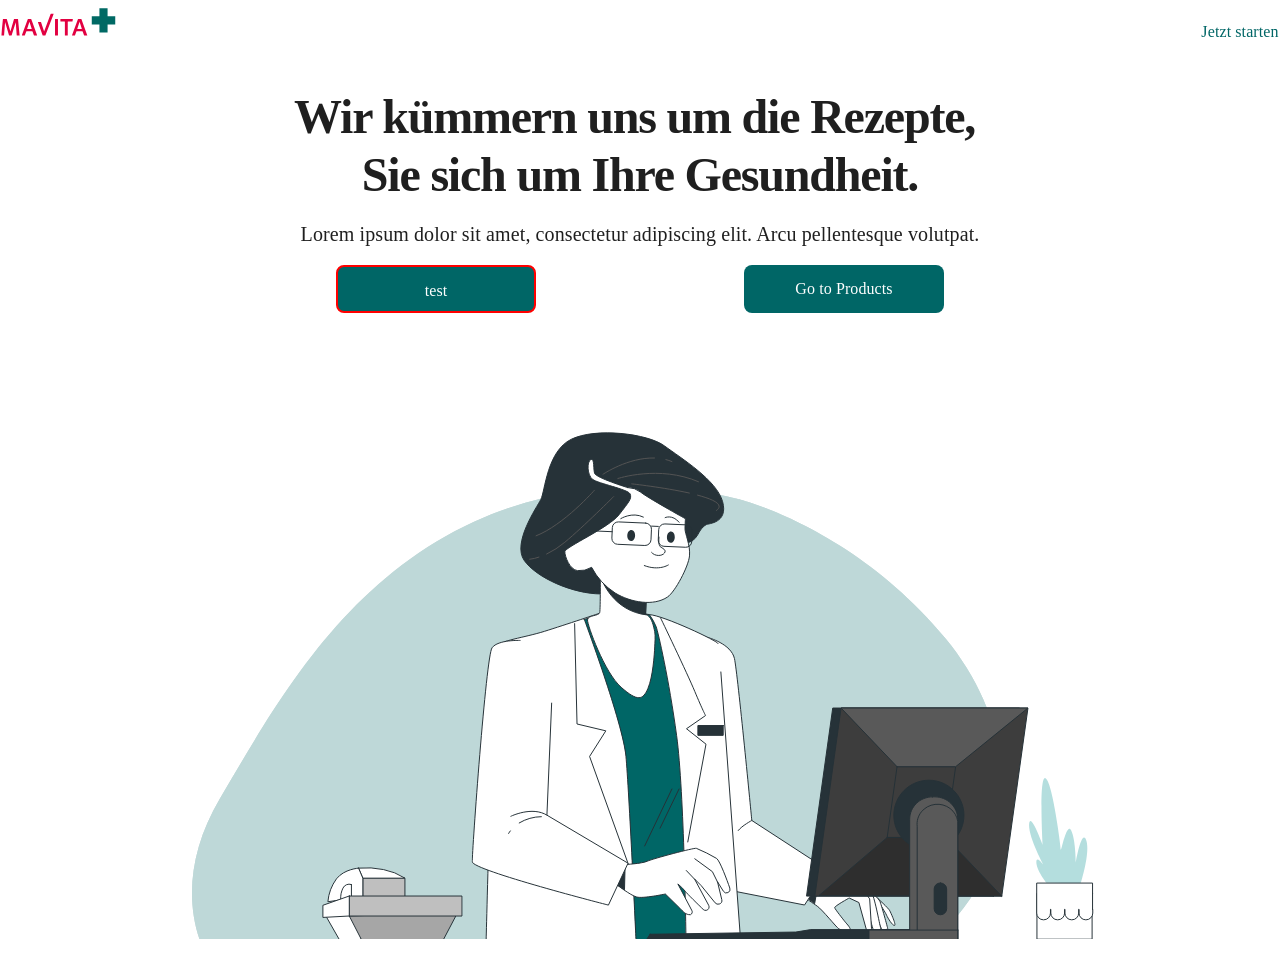
<file: index.html>
<!DOCTYPE html><html><head><meta charSet="utf-8"/><meta name="viewport" content="width=device-width"/><meta name="next-head-count" content="2"/><link rel="preload" href="/_next/static/css/ab44ce7add5c3d11.css" as="style"/><link rel="stylesheet" href="/_next/static/css/ab44ce7add5c3d11.css" data-n-g=""/><link rel="preload" href="/_next/static/css/9bc96393422459b4.css" as="style"/><link rel="stylesheet" href="/_next/static/css/9bc96393422459b4.css" data-n-p=""/><link rel="preload" href="/_next/static/css/dd66805d01a53be0.css" as="style"/><link rel="stylesheet" href="/_next/static/css/dd66805d01a53be0.css" data-n-p=""/><noscript data-n-css=""></noscript><script defer="" nomodule="" src="/_next/static/chunks/polyfills-c67a75d1b6f99dc8.js"></script><script src="/_next/static/chunks/webpack-60ff916ef6a0b5f8.js" defer=""></script><script src="/_next/static/chunks/framework-7dc8a65f4a0cda33.js" defer=""></script><script src="/_next/static/chunks/main-94d466ad1f3669fa.js" defer=""></script><script src="/_next/static/chunks/pages/_app-6106bd818e1a5344.js" defer=""></script><script src="/_next/static/chunks/431-9669aeb2371b3af1.js" defer=""></script><script src="/_next/static/chunks/pages/index-9f4b3eb88d826eae.js" defer=""></script><script src="/_next/static/rxvfPZmNB0uMX1v3lkMwR/_buildManifest.js" defer=""></script><script src="/_next/static/rxvfPZmNB0uMX1v3lkMwR/_ssgManifest.js" defer=""></script></head><body><div id="__next"><style>
        body {
          margin: 0;
        }
      </style><div class="plasmic_blank_project_plasmic_page_wrapper__feO1H"><div class="plasmic_blank_project_all__pQNb4 plasmic_blank_project_root_reset__5cWSI plasmic_blank_project_plasmic_default_styles__KUJ8N plasmic_blank_project_plasmic_tokens__DfDfV PlasmicHomepage_root__3spg0"><div class="__wab_flex-container"><div class="plasmic_blank_project_all__pQNb4 PlasmicHomepage_navContainer__lli_T"><div class="plasmic_blank_project_all__pQNb4 PlasmicHomepage_frame54__44tME"><div class="__wab_flex-container"><div class="plasmic_blank_project_all__pQNb4 PlasmicHomepage_amavitaLogo5__260u7"><div class="plasmic_blank_project_all__pQNb4 PlasmicHomepage_group__x5zIa"><svg xmlns="http://www.w3.org/2000/svg" fill="none" viewBox="0 0 19 27" height="1em" width="1em" style="fill:currentcolor" class="plasmic-default__svg plasmic_blank_project_all__pQNb4 PlasmicHomepage_svg__iPiun__JhFiP" role="img"><path d="M10.206 3.247c-.04-.133-.114-.24-.163-.24-.05 0-.125.107-.164.24l-2.808 9.835c-.039.13.043.237.177.237h5.528c.135 0 .217-.108.178-.237l-2.748-9.835zm5.414 18.825a.339.339 0 01-.308-.241l-1.575-5.757a.34.34 0 00-.308-.238H6.5a.354.354 0 00-.312.234L3.111 26.232c-.04.133-.181.252-.316.252H.182c-.135 0-.213-.119-.17-.252L8.23.234A.36.36 0 018.55 0h3.233c.135 0 .277.108.316.234l6.556 21.6c.04.13-.039.238-.17.238H15.62z" fill="currentColor"></path></svg><svg xmlns="http://www.w3.org/2000/svg" fill="none" viewBox="0 0 19 17" height="1em" width="1em" style="fill:currentcolor" class="plasmic-default__svg plasmic_blank_project_all__pQNb4 PlasmicHomepage_svg__f8Hrd__UBbUr" role="img"><path d="M15.705 16.552a.273.273 0 01-.266-.248l-.96-12.877c-.004-.14-.04-.144-.075-.011l-4.017 12.902a.363.363 0 01-.32.234H8.04a.361.361 0 01-.315-.238L3.887 3.322c-.035-.133-.07-.129-.078.008L2.82 16.304a.27.27 0 01-.262.248H.22a.22.22 0 01-.22-.248L1.63.248A.28.28 0 011.899 0h3.357c.135 0 .28.104.32.237L9.07 12.22c.036.133.089.133.12 0L12.69.238A.348.348 0 0113.008 0h3.482a.28.28 0 01.27.248l1.563 16.056a.22.22 0 01-.22.248h-2.397z" fill="currentColor"></path></svg><svg xmlns="http://www.w3.org/2000/svg" fill="none" viewBox="0 0 16 17" height="1em" width="1em" style="fill:currentcolor" class="plasmic-default__svg plasmic_blank_project_all__pQNb4 PlasmicHomepage_svg__ofOgQ__D7PNq" role="img"><path d="M7.652 2.905c-.04-.133-.107-.133-.15 0l-2.2 6.755c-.043.125.035.233.166.233h4.191c.132 0 .206-.108.167-.233L7.652 2.905zm4.722 13.647a.37.37 0 01-.326-.23l-1.383-3.844a.375.375 0 00-.33-.23H4.727a.37.37 0 00-.326.23l-1.383 3.844a.379.379 0 01-.33.23H.17c-.131 0-.202-.104-.156-.23L5.911.23A.384.384 0 016.244 0H9.13a.37.37 0 01.326.234l5.78 16.088c.046.126-.025.23-.16.23h-2.702z" fill="currentColor"></path></svg><svg xmlns="http://www.w3.org/2000/svg" fill="none" viewBox="0 0 16 23" height="1em" width="1em" style="fill:currentcolor" class="plasmic-default__svg plasmic_blank_project_all__pQNb4 PlasmicHomepage_svg__s6DGc__JSK0j" role="img"><path d="M7.566 21.842a.395.395 0 01-.333.23H5.024a.373.373 0 01-.326-.234L.014 8.788c-.046-.129.025-.237.163-.237h2.674c.134 0 .28.108.326.237l2.953 8.893c.043.13.107.13.15 0L12.813.234A.382.382 0 0113.147 0h2.521c.135 0 .206.104.16.234L7.566 21.842z" fill="currentColor"></path></svg><svg xmlns="http://www.w3.org/2000/svg" fill="none" viewBox="0 0 3 17" height="1em" width="1em" style="fill:currentcolor" class="plasmic-default__svg plasmic_blank_project_all__pQNb4 PlasmicHomepage_svg___95BFh__8L4eB" role="img"><path d="M.248 16.552A.25.25 0 010 16.304V.248A.25.25 0 01.248 0h2.45c.135 0 .245.111.245.248v16.056c0 .137-.11.248-.245.248H.248z" fill="currentColor"></path></svg><svg xmlns="http://www.w3.org/2000/svg" fill="none" viewBox="0 0 13 17" height="1em" width="1em" style="fill:currentcolor" class="plasmic-default__svg plasmic_blank_project_all__pQNb4 PlasmicHomepage_svg__solql__ofXLZ" role="img"><path d="M12.297 2.176a.304.304 0 01-.288.248H7.776a.246.246 0 00-.245.244v13.636c0 .137-.106.248-.234.248H4.893a.25.25 0 01-.245-.248V2.668a.246.246 0 00-.244-.244H.244A.25.25 0 010 2.172V.248C0 .111.11 0 .245 0h12.172c.135 0 .223.111.202.245l-.322 1.93z" fill="currentColor"></path></svg><svg xmlns="http://www.w3.org/2000/svg" fill="none" viewBox="0 0 16 17" height="1em" width="1em" style="fill:currentcolor" class="plasmic-default__svg plasmic_blank_project_all__pQNb4 PlasmicHomepage_svg__psb1M__WPOxJ" role="img"><path d="M7.66 2.905c-.042-.133-.113-.133-.152 0L5.303 9.66c-.043.125.035.233.17.233h4.19c.128 0 .203-.108.164-.233L7.66 2.905zm4.716 13.647a.379.379 0 01-.33-.23l-1.379-3.844a.378.378 0 00-.326-.23h-5.62a.355.355 0 00-.316.23l-1.393 3.844a.373.373 0 01-.32.23H.176c-.134 0-.205-.104-.163-.23L5.92.23A.382.382 0 016.242 0h2.893c.135 0 .284.104.33.234l5.77 16.088c.045.126-.03.23-.157.23h-2.702z" fill="currentColor"></path></svg></div><svg xmlns="http://www.w3.org/2000/svg" fill="none" viewBox="0 0 25 25" height="1em" width="1em" style="fill:currentcolor" class="plasmic-default__svg plasmic_blank_project_all__pQNb4 PlasmicHomepage_svg__kNxLm__o_vcd" role="img"><path d="M8.074 0v8.188H0v8.45h8.074v8.188h8.336v-8.188h8.073v-8.45H16.41V0H8.074z" fill="currentColor"></path></svg></div><div class="plasmic_blank_project_all__pQNb4 PlasmicHomepage_outlinedButton__wytIR"><div class="plasmic_blank_project_all__pQNb4 PlasmicHomepage_unstyledButton2__Q0S8L"><div class="__wab_flex-container"><div class="plasmic_blank_project_all__pQNb4 PlasmicHomepage_text__wxCp__UljKk">Jetzt starten</div></div></div></div></div></div></div><div class="plasmic_blank_project_all__pQNb4 PlasmicHomepage_mainContiner__2l_Av"><div class="plasmic_blank_project_all__pQNb4 PlasmicHomepage_freeBox__pamHk__z5PcI"><div class="plasmic_blank_project_all__pQNb4 PlasmicHomepage_heroContainer__1_jdZ"><div class="__wab_flex-container"><div class="plasmic_blank_project_all__pQNb4 PlasmicHomepage_h1__I93AC">Wir kümmern uns um die Rezepte, 
Sie sich um Ihre Gesundheit.</div><div class="plasmic_blank_project_all__pQNb4 PlasmicHomepage_text__0d3tc">Lorem ipsum dolor sit amet, consectetur adipiscing elit. Arcu pellentesque volutpat.</div></div></div></div><div class="plasmic_blank_project_all__pQNb4 PlasmicHomepage_freeBox__zM4Q5__5Lxdj"><div class="__wab_flex-container"><a class="plasmic_blank_project_all__pQNb4 plasmic_blank_project_a__zs_6O plasmic_blank_project_root_reset__5cWSI plasmic_blank_project_plasmic_default_styles__KUJ8N plasmic_blank_project_plasmic_tokens__DfDfV PlasmicPrimaryButton_root__CELEr PlasmicPrimaryButton_rootisSelected__8UbQJ __wab_instance PlasmicHomepage_primaryButton__plgGe__Pq5zb" href="/"><div class="plasmic_blank_project_all__pQNb4 PlasmicPrimaryButton_unstyledButton2__40g_M"><div class="__wab_flex-container"><div class="__wab_slot PlasmicPrimaryButton_slotTargetTitle__VuQmu"><div class="plasmic_blank_project_all__pQNb4">test</div></div></div></div></a><a class="plasmic_blank_project_all__pQNb4 plasmic_blank_project_a__zs_6O plasmic_blank_project_root_reset__5cWSI plasmic_blank_project_plasmic_default_styles__KUJ8N plasmic_blank_project_plasmic_tokens__DfDfV PlasmicPrimaryButton_root__CELEr __wab_instance PlasmicHomepage_primaryButton__kSdQ__f_PCN"><div class="plasmic_blank_project_all__pQNb4 PlasmicPrimaryButton_unstyledButton2__40g_M"><div class="__wab_flex-container"><div class="__wab_slot PlasmicPrimaryButton_slotTargetTitle__VuQmu"><div class="plasmic_blank_project_all__pQNb4">Go to Products</div></div></div></div></a></div></div><div class="plasmic_blank_project_all__pQNb4 PlasmicHomepage_freeBox___259Yf__F3zOI"><div class="plasmic_blank_project_all__pQNb4 PlasmicHomepage_illustration__UyQT6"><svg xmlns="http://www.w3.org/2000/svg" fill="none" viewBox="0 0 811 566" height="1em" width="1em" style="fill:currentcolor" class="plasmic-default__svg plasmic_blank_project_all__pQNb4 PlasmicHomepage_svg__aEcfx___T6jl" role="img"><path opacity=".7" d="M547.048 11.79s-133.693-38.032-264.99 22.517C150.761 94.857 84.67 215.026 27.817 311.29c-56.853 96.263-24.137 194.137 76.041 238.838 100.179 44.7 168.302-21.17 308.837-24.365 140.535-3.195 178.322 12.863 294.945-50.645 116.624-63.509 137.687-213.487 45.705-324.461C661.362 39.683 547.048 11.791 547.048 11.791z" fill="currentColor"></path></svg><svg xmlns="http://www.w3.org/2000/svg" fill="none" viewBox="0 0 811 566" height="1em" width="1em" style="fill:currentcolor" class="plasmic-default__svg plasmic_blank_project_all__pQNb4 PlasmicHomepage_svg___1LOrV__Q2YrH" role="img"><path opacity=".7" d="M547.048 11.79s-133.693-38.032-264.99 22.517C150.761 94.857 84.67 215.026 27.817 311.29c-56.853 96.263-24.137 194.137 76.041 238.838 100.179 44.7 168.302-21.17 308.837-24.365 140.535-3.195 178.322 12.863 294.945-50.645 116.624-63.509 137.687-213.487 45.705-324.461C661.362 39.683 547.048 11.791 547.048 11.791z" fill="currentColor"></path></svg><div class="PlasmicHomepage_img__hgZq6__jZ4zN __wab_img-wrapper"><img alt="" aria-hidden="true" class="__wab_img-spacer-svg" src="[data-uri]" style="width:100%;height:100%"/><picture class="__wab_picture"><img alt="" loading="lazy" class="__wab_img" decoding="async" src="/plasmic/blank_project/images/freepikCharacterInject37.svg" style="width:0;height:0"/></picture></div><div class="PlasmicHomepage_img___0Sk1D__DcaVb __wab_img-wrapper"><img alt="" aria-hidden="true" class="__wab_img-spacer-svg" src="[data-uri]" style="width:100%;height:100%"/><picture class="__wab_picture"><img alt="" loading="lazy" class="__wab_img" decoding="async" src="/plasmic/blank_project/images/freepikPlantInject37.svg" style="width:0;height:0"/></picture></div><div class="PlasmicHomepage_img__jZotr__3bDDs __wab_img-wrapper"><img alt="" aria-hidden="true" class="__wab_img-spacer-svg" src="[data-uri]" style="width:100%;height:100%"/><picture class="__wab_picture"><img alt="" loading="lazy" class="__wab_img" decoding="async" src="/plasmic/blank_project/images/freepikDevice2Inject37.svg" style="width:0;height:0"/></picture></div><div class="PlasmicHomepage_img___5IqN__2GdH7 __wab_img-wrapper"><img alt="" aria-hidden="true" class="__wab_img-spacer-svg" src="[data-uri]" style="width:100%;height:100%"/><picture class="__wab_picture"><img alt="" loading="lazy" class="__wab_img" decoding="async" src="/plasmic/blank_project/images/freepikDevice1Inject37.svg" style="width:0;height:0"/></picture></div><div class="plasmic_blank_project_all__pQNb4 PlasmicHomepage_rectangle88__AAMLx"></div></div></div></div></div></div></div></div><script id="__NEXT_DATA__" type="application/json">{"props":{"pageProps":{}},"page":"/","query":{},"buildId":"rxvfPZmNB0uMX1v3lkMwR","nextExport":true,"autoExport":true,"isFallback":false,"scriptLoader":[]}</script></body></html>
</file>
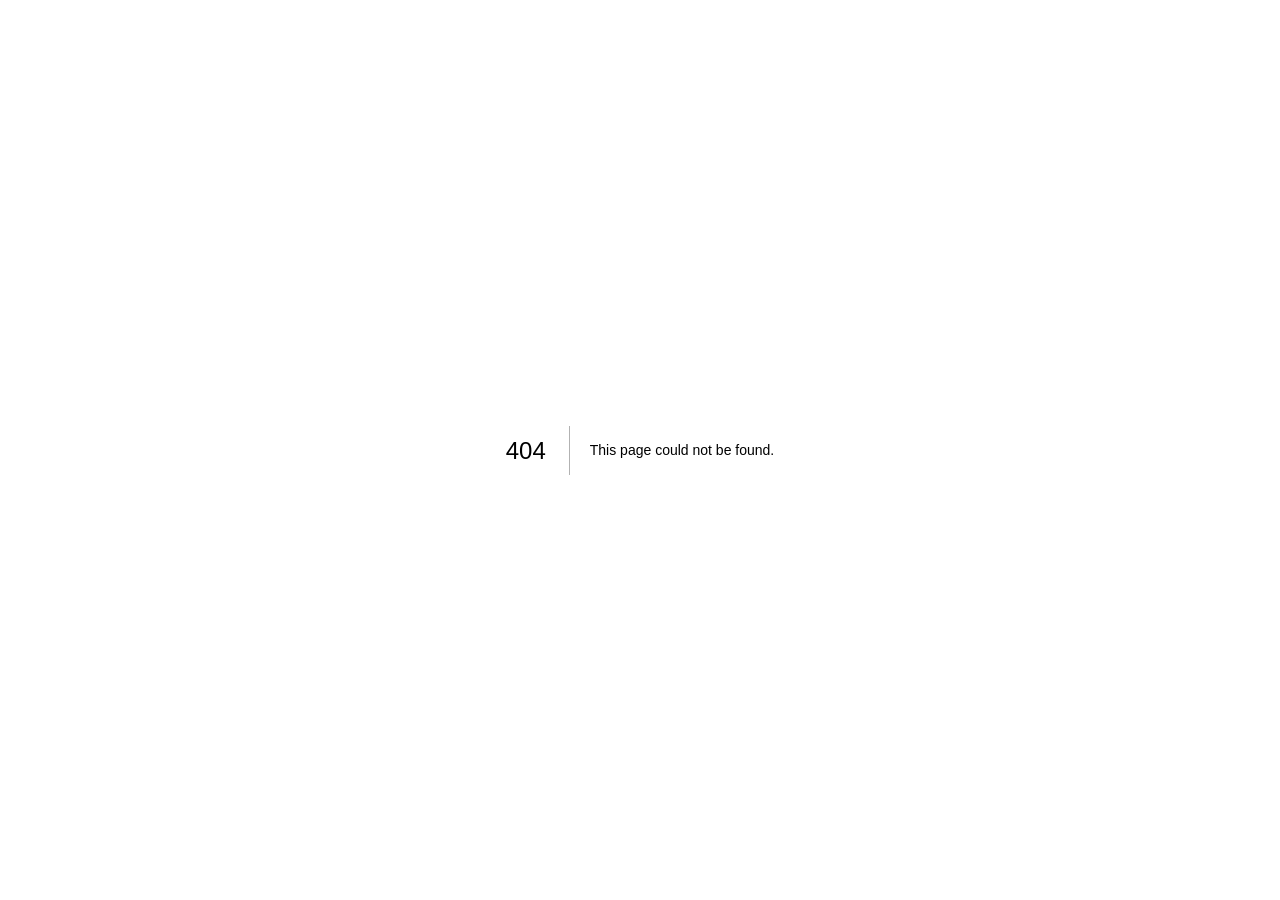
<file: 404/index.html>
<!DOCTYPE html><html><head><meta charSet="utf-8"/><meta name="viewport" content="width=device-width"/><title>404: This page could not be found</title><meta name="next-head-count" content="3"/><link rel="preload" href="/_next/static/css/ab44ce7add5c3d11.css" as="style"/><link rel="stylesheet" href="/_next/static/css/ab44ce7add5c3d11.css" data-n-g=""/><noscript data-n-css=""></noscript><script defer="" nomodule="" src="/_next/static/chunks/polyfills-c67a75d1b6f99dc8.js"></script><script src="/_next/static/chunks/webpack-60ff916ef6a0b5f8.js" defer=""></script><script src="/_next/static/chunks/framework-7dc8a65f4a0cda33.js" defer=""></script><script src="/_next/static/chunks/main-94d466ad1f3669fa.js" defer=""></script><script src="/_next/static/chunks/pages/_app-6106bd818e1a5344.js" defer=""></script><script src="/_next/static/chunks/pages/_error-a4ba2246ff8fb532.js" defer=""></script><script src="/_next/static/rxvfPZmNB0uMX1v3lkMwR/_buildManifest.js" defer=""></script><script src="/_next/static/rxvfPZmNB0uMX1v3lkMwR/_ssgManifest.js" defer=""></script></head><body><div id="__next"><div style="font-family:-apple-system, BlinkMacSystemFont, Roboto, &quot;Segoe UI&quot;, &quot;Fira Sans&quot;, Avenir, &quot;Helvetica Neue&quot;, &quot;Lucida Grande&quot;, sans-serif;height:100vh;text-align:center;display:flex;flex-direction:column;align-items:center;justify-content:center"><div><style>
                body { margin: 0; color: #000; background: #fff; }
                .next-error-h1 {
                  border-right: 1px solid rgba(0, 0, 0, .3);
                }
                
                @media (prefers-color-scheme: dark) {
                  body { color: #fff; background: #000; }
                  .next-error-h1 {
                    border-right: 1px solid rgba(255, 255, 255, .3);
                  }
                }</style><h1 class="next-error-h1" style="display:inline-block;margin:0;margin-right:20px;padding:0 23px 0 0;font-size:24px;font-weight:500;vertical-align:top;line-height:49px">404</h1><div style="display:inline-block;text-align:left;line-height:49px;height:49px;vertical-align:middle"><h2 style="font-size:14px;font-weight:normal;line-height:49px;margin:0;padding:0">This page could not be found<!-- -->.</h2></div></div></div></div><script id="__NEXT_DATA__" type="application/json">{"props":{"pageProps":{"statusCode":404}},"page":"/_error","query":{},"buildId":"rxvfPZmNB0uMX1v3lkMwR","nextExport":true,"isFallback":false,"gip":true,"scriptLoader":[]}</script></body></html>
</file>
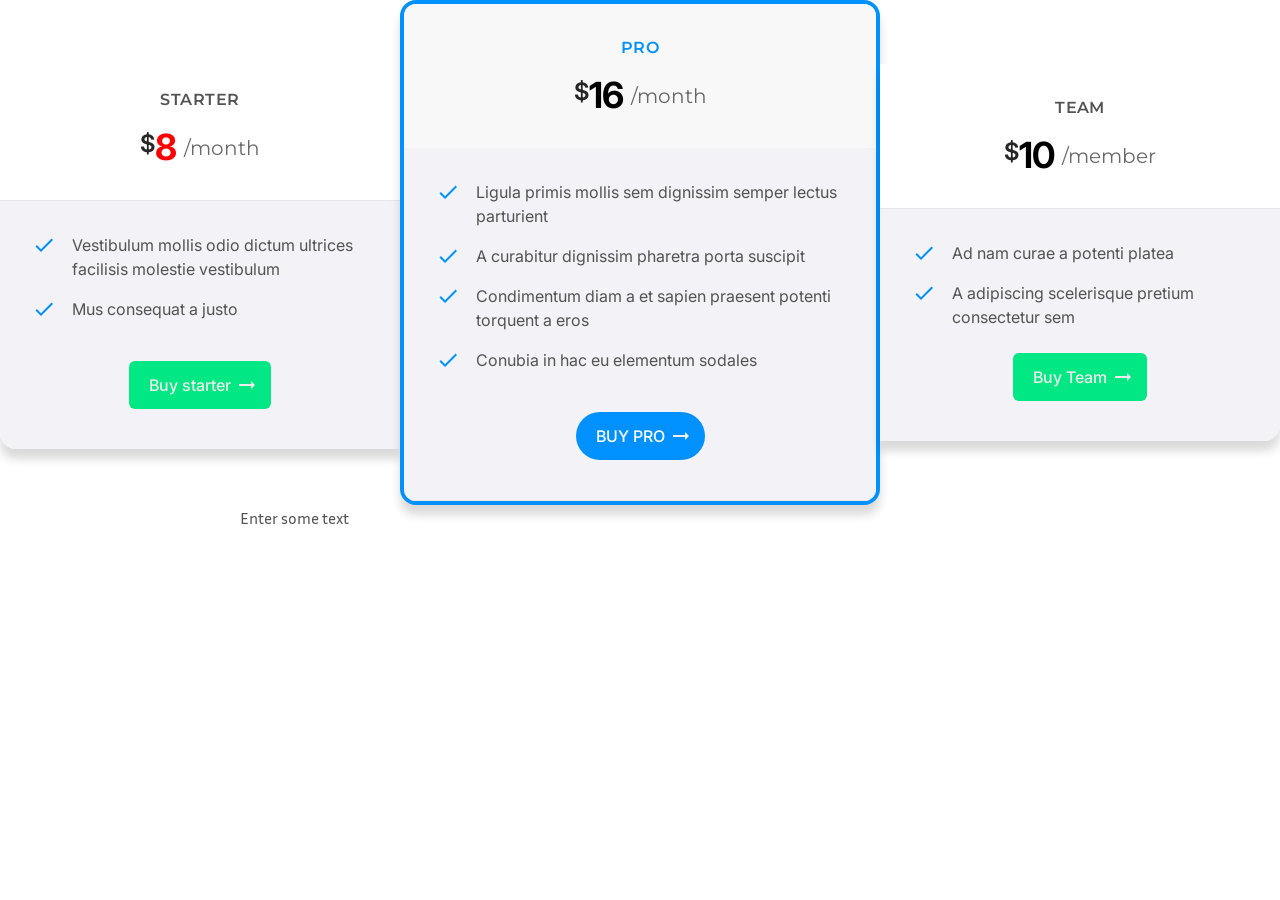
<file: product/index.html>
<!DOCTYPE html><html><head><meta charSet="utf-8"/><meta name="viewport" content="width=device-width"/><meta name="next-head-count" content="2"/><link rel="preload" href="/_next/static/css/ab44ce7add5c3d11.css" as="style"/><link rel="stylesheet" href="/_next/static/css/ab44ce7add5c3d11.css" data-n-g=""/><link rel="preload" href="/_next/static/css/9bc96393422459b4.css" as="style"/><link rel="stylesheet" href="/_next/static/css/9bc96393422459b4.css" data-n-p=""/><link rel="preload" href="/_next/static/css/2a1b43a40776b603.css" as="style"/><link rel="stylesheet" href="/_next/static/css/2a1b43a40776b603.css" data-n-p=""/><noscript data-n-css=""></noscript><script defer="" nomodule="" src="/_next/static/chunks/polyfills-c67a75d1b6f99dc8.js"></script><script src="/_next/static/chunks/webpack-60ff916ef6a0b5f8.js" defer=""></script><script src="/_next/static/chunks/framework-7dc8a65f4a0cda33.js" defer=""></script><script src="/_next/static/chunks/main-94d466ad1f3669fa.js" defer=""></script><script src="/_next/static/chunks/pages/_app-6106bd818e1a5344.js" defer=""></script><script src="/_next/static/chunks/431-9669aeb2371b3af1.js" defer=""></script><script src="/_next/static/chunks/pages/product-c651bef674e6cd77.js" defer=""></script><script src="/_next/static/rxvfPZmNB0uMX1v3lkMwR/_buildManifest.js" defer=""></script><script src="/_next/static/rxvfPZmNB0uMX1v3lkMwR/_ssgManifest.js" defer=""></script></head><body><div id="__next"><style>
        body {
          margin: 0;
        }
      </style><div class="plasmic_blank_project_plasmic_page_wrapper__feO1H"><div class="plasmic_blank_project_all__pQNb4 plasmic_blank_project_root_reset__5cWSI plasmic_blank_project_plasmic_default_styles__KUJ8N plasmic_blank_project_plasmic_tokens__DfDfV PlasmicProduct_root__l_Aiw"><div class="__wab_flex-container"><div class="plasmic_blank_project_all__pQNb4 PlasmicProduct_freeBox__c0YKj__lVrV7"><div class="plasmic_blank_project_all__pQNb4 PlasmicProduct_freeBox__zyXxh__zi3YA"><div class="plasmic_blank_project_all__pQNb4 PlasmicProduct_freeBox__liYIv__Lu2st"><div class="__wab_flex-container"><div class="plasmic_blank_project_all__pQNb4 PlasmicProduct_text__prTp6___hZQk">Starter</div><div class="plasmic_blank_project_all__pQNb4 PlasmicProduct_freeBox__humSp__QCQm4"><div class="__wab_flex-container"><div class="plasmic_blank_project_all__pQNb4 PlasmicProduct_freeBox__icmk__XrPE9"><div class="plasmic_blank_project_all__pQNb4 PlasmicProduct_text__wvx4W__0Uqjy">$</div><h2 class="plasmic_blank_project_all__pQNb4 plasmic_blank_project_h2__L_x6Q PlasmicProduct_h2__psJsT__Jojkk">8</h2></div><div class="plasmic_blank_project_all__pQNb4 PlasmicProduct_text__saYfl__6yQEy">/month</div></div></div></div></div><div class="plasmic_blank_project_all__pQNb4 PlasmicProduct_freeBox__nhBxK__FsNOm"></div><div class="plasmic_blank_project_all__pQNb4 PlasmicProduct_freeBox___3AcMm__S62M8"><div class="__wab_flex-container"><div class="plasmic_blank_project_all__pQNb4 PlasmicProduct_freeBox__o10JN__orwfo"><div class="__wab_flex-container"><div class="plasmic_blank_project_all__pQNb4 PlasmicProduct_freeBox__afayJ__JLrCg"><div class="__wab_flex-container"><div class="plasmic_blank_project_all__pQNb4 PlasmicProduct_freeBox__v1Rdm__VNel7"><svg xmlns="http://www.w3.org/2000/svg" viewBox="0 0 24 24" height="1em" width="1em" class="plasmic-default__svg plasmic_blank_project_all__pQNb4 PlasmicProduct_svg___3YF0Z__0m50y" role="img"><path fill="currentColor" d="M21 7L9 19l-5.5-5.5 1.41-1.41L9 16.17 19.59 5.59 21 7z"></path></svg></div><div class="plasmic_blank_project_all__pQNb4 PlasmicProduct_freeBox__mPxwU__9b_mQ"><div class="__wab_flex-container"><div class="plasmic_blank_project_all__pQNb4 PlasmicProduct_text__cRvuW__UqYz7">Vestibulum mollis odio dictum ultrices facilisis molestie vestibulum</div></div></div></div></div><div class="plasmic_blank_project_all__pQNb4 PlasmicProduct_freeBox__nObR1__c8QZK"><div class="__wab_flex-container"><div class="plasmic_blank_project_all__pQNb4 PlasmicProduct_freeBox__mquip__XAoUt"><svg xmlns="http://www.w3.org/2000/svg" viewBox="0 0 24 24" height="1em" width="1em" class="plasmic-default__svg plasmic_blank_project_all__pQNb4 PlasmicProduct_svg__vjfz4__ZHa5d" role="img"><path fill="currentColor" d="M21 7L9 19l-5.5-5.5 1.41-1.41L9 16.17 19.59 5.59 21 7z"></path></svg></div><div class="plasmic_blank_project_all__pQNb4 PlasmicProduct_freeBox___2LvzT__GIyNL"><div class="__wab_flex-container"><div class="plasmic_blank_project_all__pQNb4 PlasmicProduct_text___6Uxto__BvvnM">Mus consequat a justo</div></div></div></div></div></div></div><div class="plasmic_blank_project_all__pQNb4 PlasmicProduct_freeBox__yokgY__LLoEg"><button class="plasmic_blank_project_all__pQNb4 plasmic_blank_project_button__biLk8 plasmic_blank_project_root_reset__5cWSI plasmic_blank_project_plasmic_default_styles__KUJ8N plasmic_blank_project_plasmic_tokens__DfDfV PlasmicButton_root__vO5g7 PlasmicButton_rootshowEndIcon__lROoK __wab_instance PlasmicProduct_button__ppFw4__aIkJ6"><div class="__wab_flex-container"><div class="plasmic_blank_project_all__pQNb4 PlasmicButton_contentContainer__WKV5S undefined"><div class="__wab_slot PlasmicButton_slotTargetChildren__0Cg53"><div class="plasmic_blank_project_all__pQNb4 PlasmicProduct_text__jtYbz__5oICq">Buy starter</div></div></div><div class="plasmic_blank_project_all__pQNb4 PlasmicButton_endIconContainer__S0SBl PlasmicButton_endIconContainershowEndIcon__LqWAa"><div class="__wab_slot PlasmicButton_slotTargetEndIcon__iFgb1 undefined"><svg xmlns="http://www.w3.org/2000/svg" class="plasmic-default__svg plasmic_blank_project_all__pQNb4 PlasmicProduct_svg__eclRn__eOHZg icon" viewBox="0 0 24 24" height="1em" width="1em" style="fill:currentcolor" role="img"><path d="M18.055 10.522V6.016L24.039 12l-5.984 5.984v-4.506H-.039v-2.957h18.094z"></path></svg></div></div></div></button></div></div></div></div><div class="plasmic_blank_project_all__pQNb4 PlasmicProduct_freeBox__vj9Ib__5YP0z"><div class="plasmic_blank_project_all__pQNb4 PlasmicProduct_freeBox__iPhVm__GW9nI"><div class="__wab_flex-container"><div class="plasmic_blank_project_all__pQNb4 PlasmicProduct_text__eKv6__IVxws">Pro</div><div class="plasmic_blank_project_all__pQNb4 PlasmicProduct_freeBox__jjBus__0D1lR"><div class="__wab_flex-container"><div class="plasmic_blank_project_all__pQNb4 PlasmicProduct_freeBox___2QkJ__dMKRu"><div class="plasmic_blank_project_all__pQNb4 PlasmicProduct_text__lbjOr__PyUmm">$</div><h2 class="plasmic_blank_project_all__pQNb4 plasmic_blank_project_h2__L_x6Q PlasmicProduct_h2__xfOtJ__O_EOQ">16</h2></div><div class="plasmic_blank_project_all__pQNb4 PlasmicProduct_text__sVd1V__DG2R4">/month</div></div></div></div></div><div class="plasmic_blank_project_all__pQNb4 PlasmicProduct_freeBox___7ZU53__GUxGK"><div class="__wab_flex-container"><div class="plasmic_blank_project_all__pQNb4 PlasmicProduct_freeBox__gOwH__eLOBg"><div class="__wab_flex-container"><div class="plasmic_blank_project_all__pQNb4 PlasmicProduct_freeBox__eLyYz__kEU68"><div class="__wab_flex-container"><div class="plasmic_blank_project_all__pQNb4 PlasmicProduct_freeBox__h6Vu__liNl6"><svg xmlns="http://www.w3.org/2000/svg" viewBox="0 0 24 24" height="1em" width="1em" class="plasmic-default__svg plasmic_blank_project_all__pQNb4 PlasmicProduct_svg__zMf6I__7C1bq" role="img"><path fill="currentColor" d="M21 7L9 19l-5.5-5.5 1.41-1.41L9 16.17 19.59 5.59 21 7z"></path></svg></div><div class="plasmic_blank_project_all__pQNb4 PlasmicProduct_freeBox__xTKxS__q6Qrf"><div class="__wab_flex-container"><div class="plasmic_blank_project_all__pQNb4 PlasmicProduct_text__kEjZt__a1GYW">Ligula primis mollis sem dignissim semper lectus parturient</div></div></div></div></div><div class="plasmic_blank_project_all__pQNb4 PlasmicProduct_freeBox__bRgln__vMVaD"><div class="__wab_flex-container"><div class="plasmic_blank_project_all__pQNb4 PlasmicProduct_freeBox__cAw5L__rhySu"><svg xmlns="http://www.w3.org/2000/svg" viewBox="0 0 24 24" height="1em" width="1em" class="plasmic-default__svg plasmic_blank_project_all__pQNb4 PlasmicProduct_svg___9YKO__3ZZf2" role="img"><path fill="currentColor" d="M21 7L9 19l-5.5-5.5 1.41-1.41L9 16.17 19.59 5.59 21 7z"></path></svg></div><div class="plasmic_blank_project_all__pQNb4 PlasmicProduct_freeBox__laZ5O__ByCnm"><div class="__wab_flex-container"><div class="plasmic_blank_project_all__pQNb4 PlasmicProduct_text__tXhut__mMPEv">A curabitur dignissim pharetra porta suscipit</div></div></div></div></div><div class="plasmic_blank_project_all__pQNb4 PlasmicProduct_freeBox__jrNxE__NEO7P"><div class="__wab_flex-container"><div class="plasmic_blank_project_all__pQNb4 PlasmicProduct_freeBox__u9Et5__m882R"><svg xmlns="http://www.w3.org/2000/svg" viewBox="0 0 24 24" height="1em" width="1em" class="plasmic-default__svg plasmic_blank_project_all__pQNb4 PlasmicProduct_svg__tHxGt__btBgf" role="img"><path fill="currentColor" d="M21 7L9 19l-5.5-5.5 1.41-1.41L9 16.17 19.59 5.59 21 7z"></path></svg></div><div class="plasmic_blank_project_all__pQNb4 PlasmicProduct_freeBox__m0OpL__mbE4W"><div class="__wab_flex-container"><div class="plasmic_blank_project_all__pQNb4 PlasmicProduct_text__lfSdk__T8EU1">Condimentum diam a et sapien praesent potenti torquent a eros</div></div></div></div></div><div class="plasmic_blank_project_all__pQNb4 PlasmicProduct_freeBox___2Dmxm__fbWMa"><div class="__wab_flex-container"><div class="plasmic_blank_project_all__pQNb4 PlasmicProduct_freeBox__tizHn__1O6m9"><svg xmlns="http://www.w3.org/2000/svg" viewBox="0 0 24 24" height="1em" width="1em" class="plasmic-default__svg plasmic_blank_project_all__pQNb4 PlasmicProduct_svg__pycbx__wmS_G" role="img"><path fill="currentColor" d="M21 7L9 19l-5.5-5.5 1.41-1.41L9 16.17 19.59 5.59 21 7z"></path></svg></div><div class="plasmic_blank_project_all__pQNb4 PlasmicProduct_freeBox__xtdc6__FhlMO"><div class="__wab_flex-container"><div class="plasmic_blank_project_all__pQNb4 PlasmicProduct_text___6McHz___9Iw_">Conubia in hac eu elementum sodales</div></div></div></div></div></div></div><div class="plasmic_blank_project_all__pQNb4 PlasmicProduct_freeBox__mCcWp__Uxs8P"><button class="plasmic_blank_project_all__pQNb4 plasmic_blank_project_button__biLk8 plasmic_blank_project_root_reset__5cWSI plasmic_blank_project_plasmic_default_styles__KUJ8N plasmic_blank_project_plasmic_tokens__DfDfV PlasmicButton_root__vO5g7 PlasmicButton_rootcolor_blue__RX_vy PlasmicButton_rootshape_rounded__d90QL PlasmicButton_rootshape_rounded_showEndIcon__9mQ2M PlasmicButton_rootshowEndIcon__lROoK __wab_instance PlasmicProduct_button__wsCnn__GH_z3"><div class="__wab_flex-container"><div class="plasmic_blank_project_all__pQNb4 PlasmicButton_contentContainer__WKV5S undefined"><div class="__wab_slot PlasmicButton_slotTargetChildren__0Cg53 PlasmicButton_slotTargetChildrencolor_blue__gb10z"><div class="plasmic_blank_project_all__pQNb4 PlasmicProduct_text__phoo__wNOqB">Buy pro</div></div></div><div class="plasmic_blank_project_all__pQNb4 PlasmicButton_endIconContainer__S0SBl PlasmicButton_endIconContainershowEndIcon__LqWAa"><div class="__wab_slot PlasmicButton_slotTargetEndIcon__iFgb1 undefined"><svg xmlns="http://www.w3.org/2000/svg" class="plasmic-default__svg plasmic_blank_project_all__pQNb4 PlasmicProduct_svg___9XbMq__CbhDo icon" viewBox="0 0 24 24" height="1em" width="1em" style="fill:currentcolor" role="img"><path d="M18.055 10.522V6.016L24.039 12l-5.984 5.984v-4.506H-.039v-2.957h18.094z"></path></svg></div></div></div></button></div></div></div><div class="plasmic_blank_project_all__pQNb4 PlasmicProduct_freeBox__kpqT9__Ulgxf"></div></div><div class="plasmic_blank_project_all__pQNb4 PlasmicProduct_freeBox__opD2Z__juPEH"><div class="plasmic_blank_project_all__pQNb4 PlasmicProduct_freeBox__zwqWi__CaBpR"><div class="__wab_flex-container"><div class="plasmic_blank_project_all__pQNb4 PlasmicProduct_text___5Hxo9__K2Z3y">Team</div><div class="plasmic_blank_project_all__pQNb4 PlasmicProduct_freeBox__yErL__2rO7b"><div class="__wab_flex-container"><div class="plasmic_blank_project_all__pQNb4 PlasmicProduct_freeBox__sOzHq__cFzLX"><div class="plasmic_blank_project_all__pQNb4 PlasmicProduct_text__qZxPj__lWuBB">$</div><h2 class="plasmic_blank_project_all__pQNb4 plasmic_blank_project_h2__L_x6Q PlasmicProduct_h2___76Bh5___TFQ4">10</h2></div><div class="plasmic_blank_project_all__pQNb4 PlasmicProduct_text__n28Yo__pqsd1">/member</div></div></div></div></div><div class="plasmic_blank_project_all__pQNb4 PlasmicProduct_freeBox__bYwjO__fqJRh"></div><div class="plasmic_blank_project_all__pQNb4 PlasmicProduct_freeBox__zXz8__SrmAQ"><div class="__wab_flex-container"><div class="plasmic_blank_project_all__pQNb4 PlasmicProduct_freeBox__ovqaN__nk1aU"><div class="__wab_flex-container"><div class="plasmic_blank_project_all__pQNb4 PlasmicProduct_freeBox__dVril__ij4eV"><div class="__wab_flex-container"><div class="plasmic_blank_project_all__pQNb4 PlasmicProduct_freeBox__pVtdw__bORYm"><svg xmlns="http://www.w3.org/2000/svg" viewBox="0 0 24 24" height="1em" width="1em" class="plasmic-default__svg plasmic_blank_project_all__pQNb4 PlasmicProduct_svg__wprLa__YJUDI" role="img"><path fill="currentColor" d="M21 7L9 19l-5.5-5.5 1.41-1.41L9 16.17 19.59 5.59 21 7z"></path></svg></div><div class="plasmic_blank_project_all__pQNb4 PlasmicProduct_freeBox__x5U7J__Asmmq"><div class="__wab_flex-container"><div class="plasmic_blank_project_all__pQNb4 PlasmicProduct_text__tnh7O__ZnTRf">Ad nam curae a potenti platea</div></div></div></div></div><div class="plasmic_blank_project_all__pQNb4 PlasmicProduct_freeBox__y2Cz__ouGdJ"><div class="__wab_flex-container"><div class="plasmic_blank_project_all__pQNb4 PlasmicProduct_freeBox__uiSei__2UrzU"><svg xmlns="http://www.w3.org/2000/svg" viewBox="0 0 24 24" height="1em" width="1em" class="plasmic-default__svg plasmic_blank_project_all__pQNb4 PlasmicProduct_svg__tTxFr__YZ7qR" role="img"><path fill="currentColor" d="M21 7L9 19l-5.5-5.5 1.41-1.41L9 16.17 19.59 5.59 21 7z"></path></svg></div><div class="plasmic_blank_project_all__pQNb4 PlasmicProduct_freeBox___500Aw__u19gg"><div class="__wab_flex-container"><div class="plasmic_blank_project_all__pQNb4 PlasmicProduct_text__nd1Kw__eXrDS">A adipiscing scelerisque pretium consectetur sem</div></div></div></div></div><div class="plasmic_blank_project_all__pQNb4 PlasmicProduct_freeBox__am1Y__gCBNI"><button class="plasmic_blank_project_all__pQNb4 plasmic_blank_project_button__biLk8 plasmic_blank_project_root_reset__5cWSI plasmic_blank_project_plasmic_default_styles__KUJ8N plasmic_blank_project_plasmic_tokens__DfDfV PlasmicButton_root__vO5g7 PlasmicButton_rootshowEndIcon__lROoK __wab_instance PlasmicProduct_button__synS8__HEshV"><div class="__wab_flex-container"><div class="plasmic_blank_project_all__pQNb4 PlasmicButton_contentContainer__WKV5S undefined"><div class="__wab_slot PlasmicButton_slotTargetChildren__0Cg53"><div class="plasmic_blank_project_all__pQNb4 PlasmicProduct_text__yHo0__cELe0">Buy Team</div></div></div><div class="plasmic_blank_project_all__pQNb4 PlasmicButton_endIconContainer__S0SBl PlasmicButton_endIconContainershowEndIcon__LqWAa"><div class="__wab_slot PlasmicButton_slotTargetEndIcon__iFgb1 undefined"><svg xmlns="http://www.w3.org/2000/svg" class="plasmic-default__svg plasmic_blank_project_all__pQNb4 PlasmicProduct_svg__zIpMi__dZDjy icon" viewBox="0 0 24 24" height="1em" width="1em" style="fill:currentcolor" role="img"><path d="M18.055 10.522V6.016L24.039 12l-5.984 5.984v-4.506H-.039v-2.957h18.094z"></path></svg></div></div></div></button></div></div></div></div></div></div></div><div class="plasmic_blank_project_all__pQNb4 PlasmicProduct_text__xaRdb__yvTi9">Enter some text</div></div></div></div></div><script id="__NEXT_DATA__" type="application/json">{"props":{"pageProps":{}},"page":"/product","query":{},"buildId":"rxvfPZmNB0uMX1v3lkMwR","nextExport":true,"autoExport":true,"isFallback":false,"scriptLoader":[]}</script></body></html>
</file>
<file: _next/static/css/ab44ce7add5c3d11.css>
body,html{padding:0;margin:0;font-family:-apple-system,BlinkMacSystemFont,Segoe UI,Roboto,Oxygen,Ubuntu,Cantarell,Fira Sans,Droid Sans,Helvetica Neue,sans-serif}a{color:inherit;text-decoration:none}*{box-sizing:border-box}@media (prefers-color-scheme:dark){html{color-scheme:dark}body{color:#fff;background:#000}}
</file>
<file: _next/static/css/9bc96393422459b4.css>
@import url("https://fonts.googleapis.com/css2?family=Inria+Sans%3Aital%2Cwght%400%2C400%3B0%2C700&family=Inter%3Aital%2Cwght%400%2C400%3B0%2C500%3B0%2C600%3B0%2C700%3B0%2C900&family=Inconsolata%3Aital%2Cwght%400%2C400%3B0%2C500%3B0%2C600%3B0%2C700%3B0%2C900&family=Montserrat%3Aital%2Cwght%400%2C400%3B0%2C500%3B0%2C600%3B0%2C700%3B0%2C900&display=swap");.plasmic_blank_project_plasmic_tokens__DfDfV{--token-EDrWHDMun:red;--plasmic-token-amavita-red:var(--token-EDrWHDMun)}.plasmic_blank_project_plasmic_default_styles__KUJ8N{--mixin-I_PInxt20g8w_font-family:"Inria Sans";--mixin-I_PInxt20g8w_font-size:16px;--mixin-I_PInxt20g8w_font-weight:400;--mixin-I_PInxt20g8w_font-style:normal;--mixin-I_PInxt20g8w_color:#535353;--mixin-I_PInxt20g8w_text-align:left;--mixin-I_PInxt20g8w_text-transform:none;--mixin-I_PInxt20g8w_line-height:1.7;--mixin-I_PInxt20g8w_letter-spacing:normal;--mixin-I_PInxt20g8w_white-space:pre-wrap;--mixin-I_PInxt20g8w_user-select:text;--mixin-I_PInxt20g8w_text-decoration-line:none;--mixin-I_PInxt20g8w_text-overflow:clip;--mixin-1Vbwk4KzERAR_color:#000;--mixin-1Vbwk4KzERAR_font-weight:900;--mixin-1Vbwk4KzERAR_font-size:72px;--mixin-1Vbwk4KzERAR_line-height:1;--mixin-1Vbwk4KzERAR_letter-spacing:-4px;--mixin-1Vbwk4KzERAR_white-space:pre-wrap;--mixin-ZJezRVJXZS2F_font-family:"Inter";--mixin-ZJezRVJXZS2F_color:#000;--mixin-ZJezRVJXZS2F_font-size:48px;--mixin-ZJezRVJXZS2F_font-weight:700;--mixin-ZJezRVJXZS2F_letter-spacing:-1px;--mixin-ZJezRVJXZS2F_line-height:1.1;--mixin-ZJezRVJXZS2F_white-space:pre-wrap;--mixin-7_LzqxSteB6u_color:#0070f3;--mixin-7_LzqxSteB6u_white-space:pre-wrap;--mixin-2vEepjztf20A_font-family:"Inter";--mixin-2vEepjztf20A_color:#000;--mixin-2vEepjztf20A_font-size:32px;--mixin-2vEepjztf20A_font-weight:600;--mixin-2vEepjztf20A_letter-spacing:-0.8px;--mixin-2vEepjztf20A_line-height:1.2;--mixin-2vEepjztf20A_white-space:pre-wrap;--mixin-LaJ2yajSRYPR_font-family:"Inter";--mixin-LaJ2yajSRYPR_color:#000;--mixin-LaJ2yajSRYPR_font-size:24px;--mixin-LaJ2yajSRYPR_font-weight:600;--mixin-LaJ2yajSRYPR_letter-spacing:-0.5px;--mixin-LaJ2yajSRYPR_line-height:1.3;--mixin-LaJ2yajSRYPR_white-space:pre-wrap;--mixin-8D8bcmRRFyye_background:linear-gradient(#f8f8f8,#f8f8f8);--mixin-8D8bcmRRFyye_border-bottom-color:#ddd;--mixin-8D8bcmRRFyye_border-bottom-style:solid;--mixin-8D8bcmRRFyye_border-bottom-width:1px;--mixin-8D8bcmRRFyye_border-left-color:#ddd;--mixin-8D8bcmRRFyye_border-left-style:solid;--mixin-8D8bcmRRFyye_border-left-width:1px;--mixin-8D8bcmRRFyye_border-right-color:#ddd;--mixin-8D8bcmRRFyye_border-right-style:solid;--mixin-8D8bcmRRFyye_border-right-width:1px;--mixin-8D8bcmRRFyye_border-top-color:#ddd;--mixin-8D8bcmRRFyye_border-top-style:solid;--mixin-8D8bcmRRFyye_border-top-width:1px;--mixin-8D8bcmRRFyye_border-bottom-left-radius:3px;--mixin-8D8bcmRRFyye_border-bottom-right-radius:3px;--mixin-8D8bcmRRFyye_border-top-left-radius:3px;--mixin-8D8bcmRRFyye_border-top-right-radius:3px;--mixin-8D8bcmRRFyye_font-family:"Inconsolata";--mixin-8D8bcmRRFyye_padding-bottom:1px;--mixin-8D8bcmRRFyye_padding-left:4px;--mixin-8D8bcmRRFyye_padding-right:4px;--mixin-8D8bcmRRFyye_padding-top:1px;--mixin-8D8bcmRRFyye_white-space:pre-wrap;--mixin-zpeyScCsqXiU_border-left-color:#ddd;--mixin-zpeyScCsqXiU_border-left-style:solid;--mixin-zpeyScCsqXiU_border-left-width:3px;--mixin-zpeyScCsqXiU_color:#888;--mixin-zpeyScCsqXiU_padding-left:10px;--mixin-zpeyScCsqXiU_white-space:pre-wrap;--mixin-wqnKPIj5Jqfg_background:linear-gradient(#f8f8f8,#f8f8f8);--mixin-wqnKPIj5Jqfg_border-bottom-color:#ddd;--mixin-wqnKPIj5Jqfg_border-bottom-style:solid;--mixin-wqnKPIj5Jqfg_border-bottom-width:1px;--mixin-wqnKPIj5Jqfg_border-left-color:#ddd;--mixin-wqnKPIj5Jqfg_border-left-style:solid;--mixin-wqnKPIj5Jqfg_border-left-width:1px;--mixin-wqnKPIj5Jqfg_border-right-color:#ddd;--mixin-wqnKPIj5Jqfg_border-right-style:solid;--mixin-wqnKPIj5Jqfg_border-right-width:1px;--mixin-wqnKPIj5Jqfg_border-top-color:#ddd;--mixin-wqnKPIj5Jqfg_border-top-style:solid;--mixin-wqnKPIj5Jqfg_border-top-width:1px;--mixin-wqnKPIj5Jqfg_border-bottom-left-radius:3px;--mixin-wqnKPIj5Jqfg_border-bottom-right-radius:3px;--mixin-wqnKPIj5Jqfg_border-top-left-radius:3px;--mixin-wqnKPIj5Jqfg_border-top-right-radius:3px;--mixin-wqnKPIj5Jqfg_font-family:"Inconsolata";--mixin-wqnKPIj5Jqfg_padding-bottom:3px;--mixin-wqnKPIj5Jqfg_padding-left:6px;--mixin-wqnKPIj5Jqfg_padding-right:6px;--mixin-wqnKPIj5Jqfg_padding-top:3px;--mixin-wqnKPIj5Jqfg_white-space:pre-wrap;--mixin-Lkvt-ptDbRDu_display:flex;--mixin-Lkvt-ptDbRDu_flex-direction:column;--mixin-Lkvt-ptDbRDu_align-items:stretch;--mixin-Lkvt-ptDbRDu_justify-content:flex-start;--mixin-Lkvt-ptDbRDu_list-style-position:outside;--mixin-Lkvt-ptDbRDu_padding-left:40px;--mixin-Lkvt-ptDbRDu_position:relative;--mixin-Lkvt-ptDbRDu_list-style-type:disc;--mixin-Lkvt-ptDbRDu_white-space:pre-wrap;--mixin-UxRG4xE1pZHmH_display:flex;--mixin-UxRG4xE1pZHmH_flex-direction:column;--mixin-UxRG4xE1pZHmH_align-items:stretch;--mixin-UxRG4xE1pZHmH_justify-content:flex-start;--mixin-UxRG4xE1pZHmH_list-style-position:outside;--mixin-UxRG4xE1pZHmH_padding-left:40px;--mixin-UxRG4xE1pZHmH_position:relative;--mixin-UxRG4xE1pZHmH_list-style-type:decimal;--mixin-UxRG4xE1pZHmH_white-space:pre-wrap;--mixin-3b7O2IQPK5h52_font-family:"Inter";--mixin-3b7O2IQPK5h52_color:#000;--mixin-3b7O2IQPK5h52_font-size:20px;--mixin-3b7O2IQPK5h52_font-weight:600;--mixin-3b7O2IQPK5h52_letter-spacing:-0.3px;--mixin-3b7O2IQPK5h52_line-height:1.5;--mixin-3b7O2IQPK5h52_white-space:pre-wrap;--mixin-wmsKkzPyNouFl_font-family:"Inter";--mixin-wmsKkzPyNouFl_color:#000;--mixin-wmsKkzPyNouFl_font-size:16px;--mixin-wmsKkzPyNouFl_font-weight:600;--mixin-wmsKkzPyNouFl_line-height:1.5;--mixin-wmsKkzPyNouFl_white-space:pre-wrap;--mixin-azFQGZo-1vUWU_color:#3291ff;--mixin-azFQGZo-1vUWU_white-space:pre-wrap}:where(.plasmic_blank_project_all__pQNb4){display:block;white-space:inherit;grid-row:auto;grid-column:auto;position:relative;background:none;background-size:100% 100%;background-repeat:no-repeat;box-shadow:none;box-sizing:border-box;-webkit-text-decoration-line:none;text-decoration-line:none;margin:0;border-width:0}:where(.plasmic_blank_project___wab_expr_html_text__65FpQ *){white-space:inherit;grid-row:auto;grid-column:auto;background:none;background-size:100% 100%;background-repeat:no-repeat;box-shadow:none;box-sizing:border-box;-webkit-text-decoration-line:none;text-decoration-line:none;margin:0;border-width:0}:where(.plasmic_blank_project_img__i9arA){display:inline-block}:where(.plasmic_blank_project___wab_expr_html_text__65FpQ img){white-space:inherit}:where(.plasmic_blank_project_li__kaJZY){display:list-item}:where(.plasmic_blank_project___wab_expr_html_text__65FpQ li){white-space:inherit}:where(.plasmic_blank_project_span__YMRUN){display:inline;position:static;font-family:inherit;line-height:inherit;font-size:inherit;font-style:inherit;font-weight:inherit;color:inherit;text-transform:inherit}:where(.plasmic_blank_project___wab_expr_html_text__65FpQ span){white-space:inherit;font-family:inherit;line-height:inherit;font-size:inherit;font-style:inherit;font-weight:inherit;color:inherit;text-transform:inherit}:where(.plasmic_blank_project_input__ltUDg){font-family:inherit;line-height:inherit;font-size:inherit;font-style:inherit;font-weight:inherit;color:inherit;text-transform:inherit;background-image:linear-gradient(#fff,#fff);padding:2px;border:1px solid #d3d3d3}:where(.plasmic_blank_project___wab_expr_html_text__65FpQ input){white-space:inherit;font-family:inherit;line-height:inherit;font-size:inherit;font-style:inherit;font-weight:inherit;color:inherit;text-transform:inherit;background-image:linear-gradient(#fff,#fff);padding:2px;border:1px solid #d3d3d3}:where(.plasmic_blank_project_textarea__LVB9X){font-family:inherit;line-height:inherit;font-size:inherit;font-style:inherit;font-weight:inherit;color:inherit;text-transform:inherit;padding:2px;border:1px solid #d3d3d3}:where(.plasmic_blank_project___wab_expr_html_text__65FpQ textarea){white-space:inherit;font-family:inherit;line-height:inherit;font-size:inherit;font-style:inherit;font-weight:inherit;color:inherit;text-transform:inherit;padding:2px;border:1px solid #d3d3d3}:where(.plasmic_blank_project_button__biLk8){font-family:inherit;line-height:inherit;font-size:inherit;font-style:inherit;font-weight:inherit;color:inherit;text-transform:inherit;background-image:none;align-items:flex-start;text-align:center;padding:2px 6px;border:1px solid #d3d3d3}:where(.plasmic_blank_project___wab_expr_html_text__65FpQ button){white-space:inherit;font-family:inherit;line-height:inherit;font-size:inherit;font-style:inherit;font-weight:inherit;color:inherit;text-transform:inherit;background-image:none;align-items:flex-start;text-align:center;padding:2px 6px;border:1px solid #d3d3d3}:where(.plasmic_blank_project_code__LJ1dw){font-family:inherit;line-height:inherit}:where(.plasmic_blank_project___wab_expr_html_text__65FpQ code){white-space:inherit;font-family:inherit;line-height:inherit}:where(.plasmic_blank_project_pre__Butqb){font-family:inherit;line-height:inherit}:where(.plasmic_blank_project___wab_expr_html_text__65FpQ pre){white-space:inherit;font-family:inherit;line-height:inherit}:where(.plasmic_blank_project_p__5ajlK){font-family:inherit;line-height:inherit;font-size:inherit;font-style:inherit;font-weight:inherit;color:inherit;text-transform:inherit}:where(.plasmic_blank_project___wab_expr_html_text__65FpQ p){white-space:inherit;font-family:inherit;line-height:inherit;font-size:inherit;font-style:inherit;font-weight:inherit;color:inherit;text-transform:inherit}:where(.plasmic_blank_project_h1__W5neL){font-size:inherit;font-weight:inherit}:where(.plasmic_blank_project___wab_expr_html_text__65FpQ h1){white-space:inherit;font-size:inherit;font-weight:inherit}:where(.plasmic_blank_project_h2__L_x6Q){font-size:inherit;font-weight:inherit}:where(.plasmic_blank_project___wab_expr_html_text__65FpQ h2){white-space:inherit;font-size:inherit;font-weight:inherit}:where(.plasmic_blank_project_h3__Qg9IF){font-size:inherit;font-weight:inherit}:where(.plasmic_blank_project___wab_expr_html_text__65FpQ h3){white-space:inherit;font-size:inherit;font-weight:inherit}:where(.plasmic_blank_project_h4__G9mV4){font-size:inherit;font-weight:inherit}:where(.plasmic_blank_project___wab_expr_html_text__65FpQ h4){white-space:inherit;font-size:inherit;font-weight:inherit}:where(.plasmic_blank_project_h5__enpcy){font-size:inherit;font-weight:inherit}:where(.plasmic_blank_project___wab_expr_html_text__65FpQ h5){white-space:inherit;font-size:inherit;font-weight:inherit}:where(.plasmic_blank_project_h6__yQYui){font-size:inherit;font-weight:inherit}:where(.plasmic_blank_project___wab_expr_html_text__65FpQ h6){white-space:inherit;font-size:inherit;font-weight:inherit}:where(.plasmic_blank_project_address__4_PVA){font-style:inherit}:where(.plasmic_blank_project___wab_expr_html_text__65FpQ address){white-space:inherit;font-style:inherit}:where(.plasmic_blank_project_a__zs_6O){color:inherit}:where(.plasmic_blank_project___wab_expr_html_text__65FpQ a){white-space:inherit;color:inherit}:where(.plasmic_blank_project_ol__46O02){list-style-type:none;padding:0}:where(.plasmic_blank_project___wab_expr_html_text__65FpQ ol){white-space:inherit;list-style-type:none;padding:0}:where(.plasmic_blank_project_ul__K2z8Z){list-style-type:none;padding:0}:where(.plasmic_blank_project___wab_expr_html_text__65FpQ ul){white-space:inherit;list-style-type:none;padding:0}:where(.plasmic_blank_project_select__M7oYk){padding:2px 6px}:where(.plasmic_blank_project___wab_expr_html_text__65FpQ select){white-space:inherit;padding:2px 6px}.plasmic_blank_project_plasmic_default__component_wrapper__Yg1bw{display:grid}.plasmic_blank_project_plasmic_default__inline__nvZVR{display:inline}.plasmic_blank_project_plasmic_page_wrapper__feO1H{display:flex;width:100%;min-height:100vh;align-items:stretch;align-self:start}.plasmic_blank_project_plasmic_page_wrapper__feO1H>*{height:auto!important}.plasmic_blank_project___wab_expr_html_text__65FpQ{white-space:normal}.plasmic_blank_project_root_reset__5cWSI{font-family:var(--mixin-I_PInxt20g8w_font-family);font-size:var(--mixin-I_PInxt20g8w_font-size);font-weight:var(--mixin-I_PInxt20g8w_font-weight);font-style:var(--mixin-I_PInxt20g8w_font-style);color:var(--mixin-I_PInxt20g8w_color);text-align:var(--mixin-I_PInxt20g8w_text-align);text-transform:var(--mixin-I_PInxt20g8w_text-transform);line-height:var(--mixin-I_PInxt20g8w_line-height);letter-spacing:var(--mixin-I_PInxt20g8w_letter-spacing);white-space:var(--mixin-I_PInxt20g8w_white-space)}:where(.plasmic_blank_project_root_reset__5cWSI .plasmic_blank_project___wab_expr_html_text__65FpQ h1),:where(.plasmic_blank_project_root_reset__5cWSI .plasmic_blank_project_h1__W5neL),:where(.plasmic_blank_project_root_reset__5cWSI .plasmic_blank_project_plasmic_default__h1__57mib),:where(.plasmic_blank_project_root_reset__5cWSI.plasmic_blank_project_plasmic_default__h1__57mib){color:var(--mixin-1Vbwk4KzERAR_color);font-weight:var(--mixin-1Vbwk4KzERAR_font-weight);font-size:var(--mixin-1Vbwk4KzERAR_font-size);line-height:var(--mixin-1Vbwk4KzERAR_line-height);letter-spacing:var(--mixin-1Vbwk4KzERAR_letter-spacing)}:where(.plasmic_blank_project_root_reset__5cWSI .plasmic_blank_project___wab_expr_html_text__65FpQ h2),:where(.plasmic_blank_project_root_reset__5cWSI .plasmic_blank_project_h2__L_x6Q),:where(.plasmic_blank_project_root_reset__5cWSI .plasmic_blank_project_plasmic_default__h2__x5muy),:where(.plasmic_blank_project_root_reset__5cWSI.plasmic_blank_project_plasmic_default__h2__x5muy){font-family:var(--mixin-ZJezRVJXZS2F_font-family);color:var(--mixin-ZJezRVJXZS2F_color);font-size:var(--mixin-ZJezRVJXZS2F_font-size);font-weight:var(--mixin-ZJezRVJXZS2F_font-weight);letter-spacing:var(--mixin-ZJezRVJXZS2F_letter-spacing);line-height:var(--mixin-ZJezRVJXZS2F_line-height)}:where(.plasmic_blank_project_root_reset__5cWSI .plasmic_blank_project___wab_expr_html_text__65FpQ a),:where(.plasmic_blank_project_root_reset__5cWSI .plasmic_blank_project_a__zs_6O),:where(.plasmic_blank_project_root_reset__5cWSI .plasmic_blank_project_plasmic_default__a__5Z56Y),:where(.plasmic_blank_project_root_reset__5cWSI.plasmic_blank_project_plasmic_default__a__5Z56Y){color:var(--mixin-7_LzqxSteB6u_color)}:where(.plasmic_blank_project_root_reset__5cWSI .plasmic_blank_project___wab_expr_html_text__65FpQ h3),:where(.plasmic_blank_project_root_reset__5cWSI .plasmic_blank_project_h3__Qg9IF),:where(.plasmic_blank_project_root_reset__5cWSI .plasmic_blank_project_plasmic_default__h3__E3YyA),:where(.plasmic_blank_project_root_reset__5cWSI.plasmic_blank_project_plasmic_default__h3__E3YyA){font-family:var(--mixin-2vEepjztf20A_font-family);color:var(--mixin-2vEepjztf20A_color);font-size:var(--mixin-2vEepjztf20A_font-size);font-weight:var(--mixin-2vEepjztf20A_font-weight);letter-spacing:var(--mixin-2vEepjztf20A_letter-spacing);line-height:var(--mixin-2vEepjztf20A_line-height)}:where(.plasmic_blank_project_root_reset__5cWSI .plasmic_blank_project___wab_expr_html_text__65FpQ h4),:where(.plasmic_blank_project_root_reset__5cWSI .plasmic_blank_project_h4__G9mV4),:where(.plasmic_blank_project_root_reset__5cWSI .plasmic_blank_project_plasmic_default__h4__c11QY),:where(.plasmic_blank_project_root_reset__5cWSI.plasmic_blank_project_plasmic_default__h4__c11QY){font-family:var(--mixin-LaJ2yajSRYPR_font-family);color:var(--mixin-LaJ2yajSRYPR_color);font-size:var(--mixin-LaJ2yajSRYPR_font-size);font-weight:var(--mixin-LaJ2yajSRYPR_font-weight);letter-spacing:var(--mixin-LaJ2yajSRYPR_letter-spacing);line-height:var(--mixin-LaJ2yajSRYPR_line-height)}:where(.plasmic_blank_project_root_reset__5cWSI .plasmic_blank_project___wab_expr_html_text__65FpQ code),:where(.plasmic_blank_project_root_reset__5cWSI .plasmic_blank_project_code__LJ1dw),:where(.plasmic_blank_project_root_reset__5cWSI .plasmic_blank_project_plasmic_default__code__rkZRm),:where(.plasmic_blank_project_root_reset__5cWSI.plasmic_blank_project_plasmic_default__code__rkZRm){background:var(--mixin-8D8bcmRRFyye_background);font-family:var(--mixin-8D8bcmRRFyye_font-family);border-radius:var(--mixin-8D8bcmRRFyye_border-top-left-radius) var(--mixin-8D8bcmRRFyye_border-top-right-radius) var(--mixin-8D8bcmRRFyye_border-bottom-right-radius) var(--mixin-8D8bcmRRFyye_border-bottom-left-radius);padding:var(--mixin-8D8bcmRRFyye_padding-top) var(--mixin-8D8bcmRRFyye_padding-right) var(--mixin-8D8bcmRRFyye_padding-bottom) var(--mixin-8D8bcmRRFyye_padding-left);border-top:var(--mixin-8D8bcmRRFyye_border-top-width) var(--mixin-8D8bcmRRFyye_border-top-style) var(--mixin-8D8bcmRRFyye_border-top-color);border-right:var(--mixin-8D8bcmRRFyye_border-right-width) var(--mixin-8D8bcmRRFyye_border-right-style) var(--mixin-8D8bcmRRFyye_border-right-color);border-bottom:var(--mixin-8D8bcmRRFyye_border-bottom-width) var(--mixin-8D8bcmRRFyye_border-bottom-style) var(--mixin-8D8bcmRRFyye_border-bottom-color);border-left:var(--mixin-8D8bcmRRFyye_border-left-width) var(--mixin-8D8bcmRRFyye_border-left-style) var(--mixin-8D8bcmRRFyye_border-left-color)}:where(.plasmic_blank_project_root_reset__5cWSI .plasmic_blank_project___wab_expr_html_text__65FpQ blockquote),:where(.plasmic_blank_project_root_reset__5cWSI .plasmic_blank_project_blockquote__WCZnc),:where(.plasmic_blank_project_root_reset__5cWSI .plasmic_blank_project_plasmic_default__blockquote__yPeOF),:where(.plasmic_blank_project_root_reset__5cWSI.plasmic_blank_project_plasmic_default__blockquote__yPeOF){color:var(--mixin-zpeyScCsqXiU_color);padding-left:var(--mixin-zpeyScCsqXiU_padding-left);border-left:var(--mixin-zpeyScCsqXiU_border-left-width) var(--mixin-zpeyScCsqXiU_border-left-style) var(--mixin-zpeyScCsqXiU_border-left-color)}:where(.plasmic_blank_project_root_reset__5cWSI .plasmic_blank_project___wab_expr_html_text__65FpQ pre),:where(.plasmic_blank_project_root_reset__5cWSI .plasmic_blank_project_plasmic_default__pre__jeRLO),:where(.plasmic_blank_project_root_reset__5cWSI .plasmic_blank_project_pre__Butqb),:where(.plasmic_blank_project_root_reset__5cWSI.plasmic_blank_project_plasmic_default__pre__jeRLO){background:var(--mixin-wqnKPIj5Jqfg_background);font-family:var(--mixin-wqnKPIj5Jqfg_font-family);border-radius:var(--mixin-wqnKPIj5Jqfg_border-top-left-radius) var(--mixin-wqnKPIj5Jqfg_border-top-right-radius) var(--mixin-wqnKPIj5Jqfg_border-bottom-right-radius) var(--mixin-wqnKPIj5Jqfg_border-bottom-left-radius);padding:var(--mixin-wqnKPIj5Jqfg_padding-top) var(--mixin-wqnKPIj5Jqfg_padding-right) var(--mixin-wqnKPIj5Jqfg_padding-bottom) var(--mixin-wqnKPIj5Jqfg_padding-left);border-top:var(--mixin-wqnKPIj5Jqfg_border-top-width) var(--mixin-wqnKPIj5Jqfg_border-top-style) var(--mixin-wqnKPIj5Jqfg_border-top-color);border-right:var(--mixin-wqnKPIj5Jqfg_border-right-width) var(--mixin-wqnKPIj5Jqfg_border-right-style) var(--mixin-wqnKPIj5Jqfg_border-right-color);border-bottom:var(--mixin-wqnKPIj5Jqfg_border-bottom-width) var(--mixin-wqnKPIj5Jqfg_border-bottom-style) var(--mixin-wqnKPIj5Jqfg_border-bottom-color);border-left:var(--mixin-wqnKPIj5Jqfg_border-left-width) var(--mixin-wqnKPIj5Jqfg_border-left-style) var(--mixin-wqnKPIj5Jqfg_border-left-color)}:where(.plasmic_blank_project_root_reset__5cWSI .plasmic_blank_project___wab_expr_html_text__65FpQ ul),:where(.plasmic_blank_project_root_reset__5cWSI .plasmic_blank_project_plasmic_default__ul__9ephT),:where(.plasmic_blank_project_root_reset__5cWSI .plasmic_blank_project_ul__K2z8Z),:where(.plasmic_blank_project_root_reset__5cWSI.plasmic_blank_project_plasmic_default__ul__9ephT){display:var(--mixin-Lkvt-ptDbRDu_display);flex-direction:var(--mixin-Lkvt-ptDbRDu_flex-direction);align-items:var(--mixin-Lkvt-ptDbRDu_align-items);justify-content:var(--mixin-Lkvt-ptDbRDu_justify-content);list-style-position:var(--mixin-Lkvt-ptDbRDu_list-style-position);padding-left:var(--mixin-Lkvt-ptDbRDu_padding-left);position:var(--mixin-Lkvt-ptDbRDu_position);list-style-type:var(--mixin-Lkvt-ptDbRDu_list-style-type);flex-column-gap:var(--mixin-Lkvt-ptDbRDu_flex-column-gap)}:where(.plasmic_blank_project_root_reset__5cWSI .plasmic_blank_project___wab_expr_html_text__65FpQ ol),:where(.plasmic_blank_project_root_reset__5cWSI .plasmic_blank_project_ol__46O02),:where(.plasmic_blank_project_root_reset__5cWSI .plasmic_blank_project_plasmic_default__ol__Xc3tP),:where(.plasmic_blank_project_root_reset__5cWSI.plasmic_blank_project_plasmic_default__ol__Xc3tP){display:var(--mixin-UxRG4xE1pZHmH_display);flex-direction:var(--mixin-UxRG4xE1pZHmH_flex-direction);align-items:var(--mixin-UxRG4xE1pZHmH_align-items);justify-content:var(--mixin-UxRG4xE1pZHmH_justify-content);list-style-position:var(--mixin-UxRG4xE1pZHmH_list-style-position);padding-left:var(--mixin-UxRG4xE1pZHmH_padding-left);position:var(--mixin-UxRG4xE1pZHmH_position);list-style-type:var(--mixin-UxRG4xE1pZHmH_list-style-type);flex-column-gap:var(--mixin-UxRG4xE1pZHmH_flex-column-gap)}:where(.plasmic_blank_project_root_reset__5cWSI .plasmic_blank_project___wab_expr_html_text__65FpQ h5),:where(.plasmic_blank_project_root_reset__5cWSI .plasmic_blank_project_h5__enpcy),:where(.plasmic_blank_project_root_reset__5cWSI .plasmic_blank_project_plasmic_default__h5__Gc9m5),:where(.plasmic_blank_project_root_reset__5cWSI.plasmic_blank_project_plasmic_default__h5__Gc9m5){font-family:var(--mixin-3b7O2IQPK5h52_font-family);color:var(--mixin-3b7O2IQPK5h52_color);font-size:var(--mixin-3b7O2IQPK5h52_font-size);font-weight:var(--mixin-3b7O2IQPK5h52_font-weight);letter-spacing:var(--mixin-3b7O2IQPK5h52_letter-spacing);line-height:var(--mixin-3b7O2IQPK5h52_line-height)}:where(.plasmic_blank_project_root_reset__5cWSI .plasmic_blank_project___wab_expr_html_text__65FpQ h6),:where(.plasmic_blank_project_root_reset__5cWSI .plasmic_blank_project_h6__yQYui),:where(.plasmic_blank_project_root_reset__5cWSI .plasmic_blank_project_plasmic_default__h6__zLkpo),:where(.plasmic_blank_project_root_reset__5cWSI.plasmic_blank_project_plasmic_default__h6__zLkpo){font-family:var(--mixin-wmsKkzPyNouFl_font-family);color:var(--mixin-wmsKkzPyNouFl_color);font-size:var(--mixin-wmsKkzPyNouFl_font-size);font-weight:var(--mixin-wmsKkzPyNouFl_font-weight);line-height:var(--mixin-wmsKkzPyNouFl_line-height)}:where(.plasmic_blank_project_root_reset__5cWSI .plasmic_blank_project___wab_expr_html_text__65FpQ a:hover),:where(.plasmic_blank_project_root_reset__5cWSI .plasmic_blank_project_a__zs_6O:hover),:where(.plasmic_blank_project_root_reset__5cWSI .plasmic_blank_project_plasmic_default__a__5Z56Y:hover),:where(.plasmic_blank_project_root_reset__5cWSI.plasmic_blank_project_plasmic_default__a__5Z56Y:hover){color:var(--mixin-azFQGZo-1vUWU_color)}.__wab_flex-container{display:flex;flex:1 1;align-self:stretch;pointer-events:none}.__wab_flex-container>*{pointer-events:auto}.__wab_slot{display:contents}.__wab_slot-string-wrapper{position:relative}.__wab_passthrough{display:contents}.__wab_img-wrapper{position:relative;display:inherit;flex-direction:column;overflow:hidden;flex-shrink:0}.__wab_passthrough>.__wab_img-wrapper,.__wab_slot>.__wab_img-wrapper{display:block}.__wab_img,.__wab_img-spacer-svg{display:block;margin:0;border:none;padding:0}.__wab_img{position:absolute;top:0;left:0;bottom:0;right:0;width:100%;min-width:100%;max-width:100%;min-height:100%;max-height:100%;box-sizing:border-box}.__wab_picture{display:contents}
</file>
<file: _next/static/css/dd66805d01a53be0.css>
.PlasmicPrimaryButton_root__CELEr{background:#066;width:200px;height:48px;display:flex;overflow:hidden;flex-direction:column;align-items:center;justify-content:center;padding-left:16px;padding-right:16px;position:relative;border-radius:8px}.PlasmicPrimaryButton_rootisSelected__8UbQJ{border:2px solid red}.PlasmicPrimaryButton_root__CELEr:hover{background:#022929}.PlasmicPrimaryButton_rootisSelected__8UbQJ:hover{border-color:#0f7}.PlasmicPrimaryButton_root__CELEr:active{background:red}.PlasmicPrimaryButton_unstyledButton2__40g_M{flex-direction:column;width:auto;height:auto;display:flex;position:relative;overflow:hidden;padding:12px 20px}.PlasmicPrimaryButton_unstyledButton2__40g_M>.__wab_flex-container{flex-direction:column;justify-content:flex-start;align-items:flex-start;margin-top:calc(0px - 8px);height:calc(100% + 8px)}.PlasmicPrimaryButton_unstyledButton2__40g_M>.__wab_flex-container>*,.PlasmicPrimaryButton_unstyledButton2__40g_M>.__wab_flex-container>.__wab_slot>*,.PlasmicPrimaryButton_unstyledButton2__40g_M>.__wab_flex-container>.__wab_slot>picture>img,.PlasmicPrimaryButton_unstyledButton2__40g_M>.__wab_flex-container>picture>img{margin-top:8px}.PlasmicPrimaryButton_slotTargetTitle__VuQmu{font-family:DIN\ 2014;font-size:16px;font-weight:400;color:#fff;line-height:1.5;letter-spacing:.1px}.PlasmicHomepage_root__3spg0{flex-direction:column;display:flex;position:relative;width:100%;height:100%;min-width:0;min-height:0;padding:0}.PlasmicHomepage_root__3spg0>.__wab_flex-container{flex-direction:column;justify-content:flex-start;align-items:center;min-width:0;min-height:0;margin-top:calc(0px - 16px);height:calc(100% + 16px)}.PlasmicHomepage_root__3spg0>.__wab_flex-container>*,.PlasmicHomepage_root__3spg0>.__wab_flex-container>.__wab_slot>*,.PlasmicHomepage_root__3spg0>.__wab_flex-container>.__wab_slot>picture>img,.PlasmicHomepage_root__3spg0>.__wab_flex-container>picture>img{margin-top:16px}.PlasmicHomepage_navContainer__lli_T{display:flex;position:relative;flex-direction:column;align-items:center;justify-content:flex-start;width:100%;height:auto;max-width:100%;min-width:0;padding:8px}.PlasmicHomepage_frame54__44tME{flex-direction:row;width:auto;height:auto;display:flex}.PlasmicHomepage_frame54__44tME>.__wab_flex-container{flex-direction:row;justify-content:flex-start;align-items:flex-start;margin-left:calc(0px - 1064px);width:calc(100% + 1064px)}.PlasmicHomepage_frame54__44tME>.__wab_flex-container>*,.PlasmicHomepage_frame54__44tME>.__wab_flex-container>.__wab_slot>*,.PlasmicHomepage_frame54__44tME>.__wab_flex-container>.__wab_slot>picture>img,.PlasmicHomepage_frame54__44tME>.__wab_flex-container>picture>img{margin-left:1064px}.PlasmicHomepage_amavitaLogo5__260u7{width:136px;height:32px;display:block;position:relative;overflow:hidden;flex-shrink:0}.PlasmicHomepage_group__x5zIa{transform:translate(-.012px,-.484px);width:107px;height:27px;display:block;position:absolute;top:6px;left:0}.PlasmicHomepage_svg__iPiun__JhFiP{position:absolute;-o-object-fit:cover;object-fit:cover;max-width:100%;color:#e20041;width:18.665px;height:26.483px;display:block;top:0;left:0}.PlasmicHomepage_svg__f8Hrd__UBbUr{transform:translate(.2809999999999988px,-.4800000000000004px);width:19px;left:19.76%}.PlasmicHomepage_svg__f8Hrd__UBbUr,.PlasmicHomepage_svg__ofOgQ__D7PNq{position:absolute;-o-object-fit:cover;object-fit:cover;max-width:100%;color:#e20041;height:17px;display:block;top:22.65%}.PlasmicHomepage_svg__ofOgQ__D7PNq{transform:translate(-.13799999999999812px,-.48099999999999987px);width:16px;left:39.52%}.PlasmicHomepage_svg__s6DGc__JSK0j{transform:translate(-.08299999999999841px);width:16px;height:23px;top:0;left:54.58%}.PlasmicHomepage_svg___95BFh__8L4eB,.PlasmicHomepage_svg__s6DGc__JSK0j{position:absolute;-o-object-fit:cover;object-fit:cover;max-width:100%;color:#e20041;display:block}.PlasmicHomepage_svg___95BFh__8L4eB{transform:translate(.028999999999996362px,-.48099999999999987px);width:3px;height:17px;top:22.65%;left:69.64%}.PlasmicHomepage_svg__solql__ofXLZ{transform:translate(.24099999999999966px,-.48099999999999987px);width:13px;left:74.35%}.PlasmicHomepage_svg__psb1M__WPOxJ,.PlasmicHomepage_svg__solql__ofXLZ{position:absolute;-o-object-fit:cover;object-fit:cover;max-width:100%;color:#e20041;height:17px;display:block;top:22.65%}.PlasmicHomepage_svg__psb1M__WPOxJ{transform:translate(.0040000000000048885px,-.48099999999999987px);width:16px;left:85.64%}.PlasmicHomepage_svg__kNxLm__o_vcd{position:absolute;-o-object-fit:cover;object-fit:cover;max-width:100%;color:#006964;transform:translate(-.48399999999999466px);width:24.483px;height:24.826px;display:block;top:0;left:112px}.PlasmicHomepage_outlinedButton__wytIR{width:120px;height:40px;display:flex;position:relative;overflow:hidden;flex-direction:column;align-items:center;justify-content:center;flex-shrink:0;border-radius:8px}.PlasmicHomepage_unstyledButton2__Q0S8L{flex-direction:column;width:auto;height:auto;display:flex;position:relative;overflow:hidden;padding:12px 20px}.PlasmicHomepage_unstyledButton2__Q0S8L>.__wab_flex-container{flex-direction:column;justify-content:flex-start;align-items:flex-start;margin-top:calc(0px - 8px);height:calc(100% + 8px)}.PlasmicHomepage_unstyledButton2__Q0S8L>.__wab_flex-container>*,.PlasmicHomepage_unstyledButton2__Q0S8L>.__wab_flex-container>.__wab_slot>*,.PlasmicHomepage_unstyledButton2__Q0S8L>.__wab_flex-container>.__wab_slot>picture>img,.PlasmicHomepage_unstyledButton2__Q0S8L>.__wab_flex-container>picture>img{margin-top:8px}.PlasmicHomepage_text__wxCp__UljKk{display:block;font-size:16px;font-family:DIN\ 2014;font-weight:400;letter-spacing:.1px;line-height:1.5;color:#066;position:relative}.PlasmicHomepage_mainContiner__2l_Av{height:100%;min-height:0}.PlasmicHomepage_freeBox__pamHk__z5PcI,.PlasmicHomepage_mainContiner__2l_Av{display:flex;position:relative;flex-direction:column;align-items:center;justify-content:flex-start;width:100%;max-width:100%;min-width:0;padding:8px}.PlasmicHomepage_freeBox__pamHk__z5PcI{height:auto}.PlasmicHomepage_heroContainer__1_jdZ{flex-direction:column;width:100%;height:auto;display:flex;min-width:0}.PlasmicHomepage_heroContainer__1_jdZ>.__wab_flex-container{flex-direction:column;justify-content:flex-start;align-items:center;min-width:0;margin-top:calc(0px - 16px);height:calc(100% + 16px)}.PlasmicHomepage_heroContainer__1_jdZ>.__wab_flex-container>*,.PlasmicHomepage_heroContainer__1_jdZ>.__wab_flex-container>.__wab_slot>*,.PlasmicHomepage_heroContainer__1_jdZ>.__wab_flex-container>.__wab_slot>picture>img,.PlasmicHomepage_heroContainer__1_jdZ>.__wab_flex-container>picture>img{margin-top:16px}.PlasmicHomepage_h1__I93AC{font-size:48px;font-weight:700;letter-spacing:-1.201px;line-height:1.2;white-space:pre-wrap}.PlasmicHomepage_h1__I93AC,.PlasmicHomepage_text__0d3tc{display:block;text-align:center;font-family:DIN\ 2014;color:rgba(0,0,0,.879);position:relative}.PlasmicHomepage_text__0d3tc{font-size:20px;font-weight:400;letter-spacing:.1px;line-height:1.5}.PlasmicHomepage_freeBox__zM4Q5__5Lxdj{flex-direction:row;display:flex;position:relative;width:100%;height:auto;max-width:100%;min-width:0;padding:8px}.PlasmicHomepage_freeBox__zM4Q5__5Lxdj>.__wab_flex-container{flex-direction:row;justify-content:center;align-items:center;min-width:0;margin-left:calc(0px - 32px);width:calc(100% + 32px)}.PlasmicHomepage_freeBox__zM4Q5__5Lxdj>.__wab_flex-container>*,.PlasmicHomepage_freeBox__zM4Q5__5Lxdj>.__wab_flex-container>.__wab_slot>*,.PlasmicHomepage_freeBox__zM4Q5__5Lxdj>.__wab_flex-container>.__wab_slot>picture>img,.PlasmicHomepage_freeBox__zM4Q5__5Lxdj>.__wab_flex-container>picture>img{margin-left:32px}@media (min-width:0px) and (max-width:768px){.PlasmicHomepage_freeBox__zM4Q5__5Lxdj{display:flex;flex-direction:column}.PlasmicHomepage_freeBox__zM4Q5__5Lxdj>.__wab_flex-container{flex-direction:column;margin-left:calc(0px - 0px);width:calc(100% + 0px);margin-top:calc(0px - 8px);height:calc(100% + 8px)}.PlasmicHomepage_freeBox__zM4Q5__5Lxdj>.__wab_flex-container>*,.PlasmicHomepage_freeBox__zM4Q5__5Lxdj>.__wab_flex-container>.__wab_slot>*,.PlasmicHomepage_freeBox__zM4Q5__5Lxdj>.__wab_flex-container>.__wab_slot>picture>img,.PlasmicHomepage_freeBox__zM4Q5__5Lxdj>.__wab_flex-container>picture>img{margin-left:0;margin-top:8px}}.PlasmicHomepage_primaryButton__plgGe__Pq5zb.__wab_instance{max-width:100%;position:relative;margin-right:11rem;flex-shrink:0}@media (min-width:0px) and (max-width:768px){.PlasmicHomepage_primaryButton__plgGe__Pq5zb.__wab_instance{flex-shrink:0}}.PlasmicHomepage_primaryButton__kSdQ__f_PCN.__wab_instance{max-width:100%;position:relative;flex-shrink:0}.PlasmicHomepage_freeBox___259Yf__F3zOI{display:flex;position:relative;flex-direction:column;align-items:center;justify-content:flex-start;width:auto;height:auto;max-width:100%;margin-top:77px;padding:8px}.PlasmicHomepage_illustration__UyQT6{width:990px;height:533px;display:block;overflow:hidden;flex-shrink:0}.PlasmicHomepage_svg__aEcfx___T6jl{color:#066}.PlasmicHomepage_svg___1LOrV__Q2YrH,.PlasmicHomepage_svg__aEcfx___T6jl{position:absolute;-o-object-fit:cover;object-fit:cover;max-width:100%;opacity:.699;transform:translate(-.006999999999997897px,-.4830000000000041px);width:811px;height:566px;display:block;top:15.38%;left:4.74%}.PlasmicHomepage_svg___1LOrV__Q2YrH{color:#fff}.PlasmicHomepage_img__hgZq6__jZ4zN{position:absolute;max-width:100%;transform:translate(.26400000000001px,-.33800000000000097px);width:424.653px;height:509.67px;display:block!important;top:26px;left:326px}.PlasmicHomepage_img___0Sk1D__DcaVb,.PlasmicHomepage_img__hgZq6__jZ4zN,.PlasmicHomepage_img__hgZq6__jZ4zN>.PlasmicHomepage___wab_img-spacer__ncQV_>img,.PlasmicHomepage_img__hgZq6__jZ4zN>picture>img{-o-object-fit:cover;object-fit:cover}.PlasmicHomepage_img___0Sk1D__DcaVb{position:absolute;max-width:100%;transform:translate(.024999999999977263px,-.40100000000001046px);width:64.726px;height:163.105px;display:block!important;top:372px;left:884px}.PlasmicHomepage_img___0Sk1D__DcaVb>.PlasmicHomepage___wab_img-spacer__ncQV_>img,.PlasmicHomepage_img___0Sk1D__DcaVb>picture>img,.PlasmicHomepage_img__jZotr__3bDDs{-o-object-fit:cover;object-fit:cover}.PlasmicHomepage_img__jZotr__3bDDs{position:absolute;max-width:100%;transform:translate(-.09200000000001296px,-.19799999999997908px);width:141.083px;height:72.766px;display:block!important;top:461px;left:177px}.PlasmicHomepage_img___5IqN__2GdH7,.PlasmicHomepage_img__jZotr__3bDDs>.PlasmicHomepage___wab_img-spacer__ncQV_>img,.PlasmicHomepage_img__jZotr__3bDDs>picture>img{-o-object-fit:cover;object-fit:cover}.PlasmicHomepage_img___5IqN__2GdH7{position:absolute;max-width:100%;transform:translate(.3129999999999882px,-.10500000000001819px);width:383.638px;height:234.438px;display:block!important;top:301px;left:500px}.PlasmicHomepage_img___5IqN__2GdH7>.PlasmicHomepage___wab_img-spacer__ncQV_>img,.PlasmicHomepage_img___5IqN__2GdH7>picture>img{-o-object-fit:cover;object-fit:cover}.PlasmicHomepage_rectangle88__AAMLx{background:#066;transform:translate(-.42600000000000016px,-.40800000000001546px);width:87.93%;height:25.51%;display:block;position:absolute;top:100.37%;left:-1.32%}
</file>
<file: _next/static/css/2a1b43a40776b603.css>
.PlasmicButton_root__vO5g7{flex-direction:row;display:flex;position:relative;background:#00e783;cursor:pointer;transition-property:background;transition-duration:.1s;-webkit-transition-property:background;-webkit-transition-duration:.1s;border-radius:6px;padding:12px 20px;border-width:0}.PlasmicButton_root__vO5g7>.__wab_flex-container{flex-direction:row;justify-content:center;align-items:center;margin-left:calc(0px - 8px);width:calc(100% + 8px)}.PlasmicButton_root__vO5g7>.__wab_flex-container>*,.PlasmicButton_root__vO5g7>.__wab_flex-container>.__wab_slot>*,.PlasmicButton_root__vO5g7>.__wab_flex-container>.__wab_slot>picture>img,.PlasmicButton_root__vO5g7>.__wab_flex-container>picture>img{margin-left:8px}.PlasmicButton_rootshowStartIcon__SKRmI{padding-left:16px}.PlasmicButton_rootcolor_green__xHNck{background:#30a46c}.PlasmicButton_rootcolor_yellow__szgS_{background:#f5d90a}.PlasmicButton_rootcolor_red__HwTBX{background:#e54d2e}.PlasmicButton_rootcolor_sand__IRcv7{background:#717069}.PlasmicButton_rootcolor_white___un0a{background:#fff}.PlasmicButton_rootcolor_softBlue__IKlwZ{background:#edf6ff}.PlasmicButton_rootcolor_softGreen__aT4n6{background:#e9f9ee}.PlasmicButton_rootcolor_softYellow__wG3N_{background:#fffbd1}.PlasmicButton_rootcolor_softRed__0It55{background:#fff0ee}.PlasmicButton_rootcolor_softSand__jHKuH{background:#eeeeec}.PlasmicButton_rootshowEndIcon__lROoK{padding-right:16px}.PlasmicButton_rootcolor_clear__Iqhzy,.PlasmicButton_rootcolor_link__Xvm1l{background:#ffffff00}.PlasmicButton_rootisDisabled__wUOap{cursor:not-allowed;opacity:.6}.PlasmicButton_rootshape_rounded__d90QL{padding-left:20px;padding-right:20px;min-width:100px;border-radius:999px}.PlasmicButton_rootshape_round__bpHXr{border-radius:50%;padding:12px}.PlasmicButton_rootshape_sharp__tqqVB{border-radius:0}.PlasmicButton_rootsize_compact__8jdP3{padding:6px 16px}.PlasmicButton_rootsize_minimal__oD5Rn{padding:0}.PlasmicButton_rootcolor_blue__RX_vy{background:#0091ff}.PlasmicButton_rootsize_compact_shape_round__vsjeW{padding:6px}.PlasmicButton_rootshowStartIcon_shape_rounded___A__f{padding-left:16px}.PlasmicButton_rootshape_rounded_showEndIcon__9mQ2M{padding-right:16px}.PlasmicButton_root__vO5g7:hover{background:#282826}.PlasmicButton_rootcolor_green__xHNck:hover{background:#3cb179}.PlasmicButton_rootcolor_yellow__szgS_:hover{background:#ffef5c}.PlasmicButton_rootcolor_red__HwTBX:hover{background:#ec5e41}.PlasmicButton_rootcolor_sand__IRcv7:hover{background:#7f7e77}.PlasmicButton_rootcolor_white___un0a:hover{background:#ffef5c}.PlasmicButton_rootcolor_softBlue__IKlwZ:hover{background:#e1f0ff}.PlasmicButton_rootcolor_softGreen__aT4n6:hover{background:#ddf3e4}.PlasmicButton_rootcolor_softYellow__wG3N_:hover{background:#fff8bb}.PlasmicButton_rootcolor_softRed__0It55:hover{background:#ffe6e2}.PlasmicButton_rootcolor_clear__Iqhzy:hover,.PlasmicButton_rootcolor_softSand__jHKuH:hover{background:#e9e9e6}.PlasmicButton_rootcolor_link__Xvm1l:hover{background:#ffffff00}.PlasmicButton_rootcolor_blue__RX_vy:hover{background:#369eff}.PlasmicButton_root__vO5g7:focus-within{box-shadow:0 0 0 3px #96c7f2;outline:none}.PlasmicButton_root___focusVisibleWithin__XUY2g{box-shadow:0 0 0 3px #96c7f2;outline:none}.PlasmicButton_root__vO5g7:active{background:#2e2e2b}.PlasmicButton_rootcolor_green__xHNck:active{background:#4cc38a}.PlasmicButton_rootcolor_yellow__szgS_:active{background:#f0c000}.PlasmicButton_rootcolor_red__HwTBX:active{background:#f16a50}.PlasmicButton_rootcolor_sand__IRcv7:active{background:#a1a09a}.PlasmicButton_rootcolor_white___un0a:active{background:#f0c000}.PlasmicButton_rootcolor_softBlue__IKlwZ:active{background:#cee7fe}.PlasmicButton_rootcolor_softGreen__aT4n6:active{background:#ccebd7}.PlasmicButton_rootcolor_softYellow__wG3N_:active{background:#fef2a4}.PlasmicButton_rootcolor_softRed__0It55:active{background:#fdd8d3}.PlasmicButton_rootcolor_clear__Iqhzy:active,.PlasmicButton_rootcolor_softSand__jHKuH:active{background:#e3e3e0}.PlasmicButton_rootcolor_link__Xvm1l:active{background:#ffffff00}.PlasmicButton_rootcolor_blue__RX_vy:active{background:#52a9ff}.PlasmicButton_startIconContainer__47Sbh{display:flex;position:relative;flex-direction:row;align-items:stretch;justify-content:flex-start}.PlasmicButton_startIconContainershowStartIcon__pT4r_{display:flex}.PlasmicButton_slotTargetStartIcon__C1YXA{color:#ededec}.PlasmicButton_slotTargetStartIconcolor_white__qh0pi,.PlasmicButton_slotTargetStartIconcolor_yellow__FCo7N{color:#35290f}.PlasmicButton_slotTargetStartIconcolor_softBlue__9UcJl{color:#006adc}.PlasmicButton_slotTargetStartIconcolor_softGreen__8dbrZ{color:#18794e}.PlasmicButton_slotTargetStartIconcolor_softYellow__KLaE4{color:#946800}.PlasmicButton_slotTargetStartIconcolor_softRed__lc6qf{color:#ca3214}.PlasmicButton_slotTargetStartIconcolor_softSand__m20zs{color:#706f6c}.PlasmicButton_slotTargetStartIconcolor_clear__4aBtZ{color:#1b1b18}.PlasmicButton_slotTargetStartIconcolor_link__9rb2y{color:#0091ff}.PlasmicButton_rootcolor_link__Xvm1l:hover .PlasmicButton_slotTargetStartIconcolor_link__9rb2y{color:#0081f1}.PlasmicButton_rootcolor_link__Xvm1l:active .PlasmicButton_slotTargetStartIconcolor_link__9rb2y{color:#006adc}.PlasmicButton_svg__rZ0Lt__LZnrp{position:relative;-o-object-fit:cover;object-fit:cover;width:1em;height:1em;flex-shrink:0}.PlasmicButton_contentContainer__WKV5S{display:flex;position:relative;flex-direction:row;align-items:stretch;justify-content:flex-start}.PlasmicButton_root__vO5g7 .PlasmicButton_contentContainer___focusVisibleWithin__GEv3s{outline:none}.PlasmicButton_slotTargetChildren__0Cg53{color:#ededec;font-weight:500;white-space:pre}.PlasmicButton_slotTargetChildrencolor_green__YOqkb{color:#fff}.PlasmicButton_slotTargetChildrencolor_yellow__pq96p{color:#35290f}.PlasmicButton_slotTargetChildrencolor_red__g_qZ_,.PlasmicButton_slotTargetChildrencolor_sand__hdG7t{color:#fff}.PlasmicButton_slotTargetChildrencolor_white__OS0ZY{color:#1b1b18}.PlasmicButton_slotTargetChildrencolor_softBlue__N1MfH{color:#006adc}.PlasmicButton_slotTargetChildrencolor_softGreen__mgTSf{color:#18794e}.PlasmicButton_slotTargetChildrencolor_softYellow__l33HS{color:#946800}.PlasmicButton_slotTargetChildrencolor_softRed__m3wIj{color:#ca3214}.PlasmicButton_slotTargetChildrencolor_clear__8Rj5_,.PlasmicButton_slotTargetChildrencolor_softSand__hDwj6{color:#1b1b18}.PlasmicButton_slotTargetChildrencolor_link__jRM1_{color:#0091ff}.PlasmicButton_slotTargetChildrencolor_blue__gb10z{color:#fff}.PlasmicButton_rootcolor_link__Xvm1l:hover .PlasmicButton_slotTargetChildrencolor_link__jRM1_{color:#0081f1}.PlasmicButton_rootcolor_link__Xvm1l:hover .PlasmicButton_slotTargetChildrencolor_link__jRM1_>.PlasmicButton___wab_slot-string-wrapper__8col4,.PlasmicButton_rootcolor_link__Xvm1l:hover .PlasmicButton_slotTargetChildrencolor_link__jRM1_>.PlasmicButton___wab_slot__ouT9J>.PlasmicButton___wab_slot-string-wrapper__8col4,.PlasmicButton_rootcolor_link__Xvm1l:hover .PlasmicButton_slotTargetChildrencolor_link__jRM1_>.PlasmicButton___wab_slot__ouT9J>.PlasmicButton___wab_slot__ouT9J>.PlasmicButton___wab_slot-string-wrapper__8col4,.PlasmicButton_rootcolor_link__Xvm1l:hover .PlasmicButton_slotTargetChildrencolor_link__jRM1_>.PlasmicButton___wab_slot__ouT9J>.PlasmicButton___wab_slot__ouT9J>.PlasmicButton___wab_slot__ouT9J>.PlasmicButton___wab_slot-string-wrapper__8col4,.PlasmicButton_rootcolor_link__Xvm1l:hover .PlasmicButton_slotTargetChildrencolor_link__jRM1_>.PlasmicButton___wab_slot__ouT9J>.PlasmicButton___wab_slot__ouT9J>.PlasmicButton___wab_slot__ouT9J>.PlasmicButton___wab_text__QJ3Rd,.PlasmicButton_rootcolor_link__Xvm1l:hover .PlasmicButton_slotTargetChildrencolor_link__jRM1_>.PlasmicButton___wab_slot__ouT9J>.PlasmicButton___wab_slot__ouT9J>.PlasmicButton___wab_text__QJ3Rd,.PlasmicButton_rootcolor_link__Xvm1l:hover .PlasmicButton_slotTargetChildrencolor_link__jRM1_>.PlasmicButton___wab_slot__ouT9J>.PlasmicButton___wab_text__QJ3Rd,.PlasmicButton_rootcolor_link__Xvm1l:hover .PlasmicButton_slotTargetChildrencolor_link__jRM1_>.PlasmicButton___wab_text__QJ3Rd{-webkit-text-decoration-line:underline;text-decoration-line:underline}.PlasmicButton_root__vO5g7:focus-within .PlasmicButton_slotTargetChildren__0Cg53>*,.PlasmicButton_root__vO5g7:focus-within .PlasmicButton_slotTargetChildren__0Cg53>.PlasmicButton___wab_slot__ouT9J>*,.PlasmicButton_root__vO5g7:focus-within .PlasmicButton_slotTargetChildren__0Cg53>.PlasmicButton___wab_slot__ouT9J>.PlasmicButton___wab_slot__ouT9J>*,.PlasmicButton_root__vO5g7:focus-within .PlasmicButton_slotTargetChildren__0Cg53>.PlasmicButton___wab_slot__ouT9J>.PlasmicButton___wab_slot__ouT9J>.PlasmicButton___wab_slot__ouT9J>*,.PlasmicButton_root__vO5g7:focus-within .PlasmicButton_slotTargetChildren__0Cg53>.PlasmicButton___wab_slot__ouT9J>.PlasmicButton___wab_slot__ouT9J>.PlasmicButton___wab_slot__ouT9J>picture>img,.PlasmicButton_root__vO5g7:focus-within .PlasmicButton_slotTargetChildren__0Cg53>.PlasmicButton___wab_slot__ouT9J>.PlasmicButton___wab_slot__ouT9J>picture>img,.PlasmicButton_root__vO5g7:focus-within .PlasmicButton_slotTargetChildren__0Cg53>.PlasmicButton___wab_slot__ouT9J>picture>img,.PlasmicButton_root__vO5g7:focus-within .PlasmicButton_slotTargetChildren__0Cg53>picture>img{outline:none}.PlasmicButton_root__vO5g7 .PlasmicButton_slotTargetChildren___focusVisibleWithin__IvSQz>*,.PlasmicButton_root__vO5g7 .PlasmicButton_slotTargetChildren___focusVisibleWithin__IvSQz>.PlasmicButton___wab_slot__ouT9J>*,.PlasmicButton_root__vO5g7 .PlasmicButton_slotTargetChildren___focusVisibleWithin__IvSQz>.PlasmicButton___wab_slot__ouT9J>.PlasmicButton___wab_slot__ouT9J>*,.PlasmicButton_root__vO5g7 .PlasmicButton_slotTargetChildren___focusVisibleWithin__IvSQz>.PlasmicButton___wab_slot__ouT9J>.PlasmicButton___wab_slot__ouT9J>.PlasmicButton___wab_slot__ouT9J>*,.PlasmicButton_root__vO5g7 .PlasmicButton_slotTargetChildren___focusVisibleWithin__IvSQz>.PlasmicButton___wab_slot__ouT9J>.PlasmicButton___wab_slot__ouT9J>.PlasmicButton___wab_slot__ouT9J>picture>img,.PlasmicButton_root__vO5g7 .PlasmicButton_slotTargetChildren___focusVisibleWithin__IvSQz>.PlasmicButton___wab_slot__ouT9J>.PlasmicButton___wab_slot__ouT9J>picture>img,.PlasmicButton_root__vO5g7 .PlasmicButton_slotTargetChildren___focusVisibleWithin__IvSQz>.PlasmicButton___wab_slot__ouT9J>picture>img,.PlasmicButton_root__vO5g7 .PlasmicButton_slotTargetChildren___focusVisibleWithin__IvSQz>picture>img{outline:none}.PlasmicButton_rootcolor_link__Xvm1l:active .PlasmicButton_slotTargetChildrencolor_link__jRM1_{color:#006adc}.PlasmicButton_endIconContainer__S0SBl{display:flex;position:relative;flex-direction:row;align-items:stretch;justify-content:flex-start}.PlasmicButton_endIconContainershowEndIcon__LqWAa{display:flex}.PlasmicButton_slotTargetEndIcon__iFgb1{color:#ededec}.PlasmicButton_slotTargetEndIconcolor_white__oEZ2O,.PlasmicButton_slotTargetEndIconcolor_yellow__wux5s{color:#35290f}.PlasmicButton_slotTargetEndIconcolor_softBlue__kqDMv{color:#006adc}.PlasmicButton_slotTargetEndIconcolor_softGreen__h0G7S{color:#18794e}.PlasmicButton_slotTargetEndIconcolor_softYellow__79STS{color:#946800}.PlasmicButton_slotTargetEndIconcolor_softRed__D_1ed{color:#ca3214}.PlasmicButton_slotTargetEndIconcolor_softSand__fjrtt{color:#706f6c}.PlasmicButton_slotTargetEndIconcolor_clear__1AQIx{color:#1b1b18}.PlasmicButton_slotTargetEndIconcolor_link__Y8R9L{color:#0091ff}.PlasmicButton_rootcolor_link__Xvm1l:hover .PlasmicButton_slotTargetEndIconcolor_link__Y8R9L{color:#0081f1}.PlasmicButton_rootcolor_link__Xvm1l:active .PlasmicButton_slotTargetEndIconcolor_link__Y8R9L{color:#006adc}.PlasmicButton_svg__l216X__aCss5{position:relative;-o-object-fit:cover;object-fit:cover;width:1em;height:1em;flex-shrink:0}.PlasmicProduct_root__l_Aiw{flex-direction:column;display:flex;position:relative;width:100%;height:100%;background:none;min-width:0;min-height:0;padding:0}.PlasmicProduct_root__l_Aiw>.__wab_flex-container{flex-direction:column;justify-content:flex-start;align-items:center;min-width:0;min-height:0;margin-top:calc(0px - 0px);height:calc(100% + 0px)}.PlasmicProduct_root__l_Aiw>.__wab_flex-container>*,.PlasmicProduct_root__l_Aiw>.__wab_flex-container>.__wab_slot>*,.PlasmicProduct_root__l_Aiw>.__wab_flex-container>.__wab_slot>picture>img,.PlasmicProduct_root__l_Aiw>.__wab_flex-container>picture>img{margin-top:0}@media (min-width:0px) and (max-width:768px){.PlasmicProduct_root__l_Aiw{width:100%;min-width:0}.PlasmicProduct_root__l_Aiw>.__wab_flex-container{min-width:0}}.PlasmicProduct_freeBox__c0YKj__lVrV7{display:flex;position:relative;flex-direction:row;justify-content:center;max-width:1920px;align-items:center}@media (min-width:0px) and (max-width:768px){.PlasmicProduct_freeBox__c0YKj__lVrV7{flex-wrap:wrap;align-items:stretch}}.PlasmicProduct_freeBox__zyXxh__zi3YA{display:flex;position:relative;flex-direction:column;border-top-left-radius:16px;border-bottom-left-radius:16px;overflow:hidden;max-width:400px;background:#fff;box-shadow:0 10px 10px 0 #00000026;width:100%;min-width:0}.PlasmicProduct_freeBox__liYIv__Lu2st{flex-direction:column;display:flex;position:relative;padding:32px}.PlasmicProduct_freeBox__liYIv__Lu2st>.__wab_flex-container{flex-direction:column;justify-content:flex-start;align-items:center;margin-top:calc(0px - 16px);height:calc(100% + 16px)}.PlasmicProduct_freeBox__liYIv__Lu2st>.__wab_flex-container>*,.PlasmicProduct_freeBox__liYIv__Lu2st>.__wab_flex-container>.__wab_slot>*,.PlasmicProduct_freeBox__liYIv__Lu2st>.__wab_flex-container>.__wab_slot>picture>img,.PlasmicProduct_freeBox__liYIv__Lu2st>.__wab_flex-container>picture>img{margin-top:16px}.PlasmicProduct_text__prTp6___hZQk{font-size:16px;font-weight:600;text-transform:uppercase;line-height:1.5;letter-spacing:.03em;font-family:Montserrat,sans-serif;font-style:normal;color:#535353;text-align:left;white-space:pre-wrap;-webkit-user-select:text;-moz-user-select:text;-ms-user-select:text;user-select:text;-webkit-text-decoration-line:none;text-decoration-line:none;text-overflow:clip}.PlasmicProduct_freeBox__humSp__QCQm4{flex-direction:row;display:flex;position:relative}.PlasmicProduct_freeBox__humSp__QCQm4>.__wab_flex-container{flex-direction:row;justify-content:center;align-items:center;margin-left:calc(0px - 8px);width:calc(100% + 8px)}.PlasmicProduct_freeBox__humSp__QCQm4>.__wab_flex-container>*,.PlasmicProduct_freeBox__humSp__QCQm4>.__wab_flex-container>.__wab_slot>*,.PlasmicProduct_freeBox__humSp__QCQm4>.__wab_flex-container>.__wab_slot>picture>img,.PlasmicProduct_freeBox__humSp__QCQm4>.__wab_flex-container>picture>img{margin-left:8px}.PlasmicProduct_freeBox__icmk__XrPE9{display:flex;position:relative;flex-direction:row;align-items:stretch;justify-content:flex-start}.PlasmicProduct_text__wvx4W__0Uqjy{font-size:24px;font-weight:600;line-height:32px;color:#000000d9;letter-spacing:normal}.PlasmicProduct_h2__psJsT__Jojkk,.PlasmicProduct_text__wvx4W__0Uqjy{width:auto;font-family:Inter,sans-serif;font-style:normal;text-align:left;text-transform:none;white-space:pre-wrap;-webkit-user-select:text;-moz-user-select:text;-ms-user-select:text;user-select:text;-webkit-text-decoration-line:none;text-decoration-line:none;text-overflow:clip}.PlasmicProduct_h2__psJsT__Jojkk{font-size:36px;font-weight:700;color:red;line-height:1.1;letter-spacing:-1px}.PlasmicProduct_text__saYfl__6yQEy{line-height:28px;color:#05050599;padding-top:2px;padding-bottom:2px;font-size:20px;height:auto;font-family:Montserrat,sans-serif;font-weight:400;font-style:normal;text-align:left;text-transform:none;letter-spacing:normal;white-space:pre-wrap;-webkit-user-select:text;-moz-user-select:text;-ms-user-select:text;user-select:text;-webkit-text-decoration-line:none;text-decoration-line:none;text-overflow:clip}.PlasmicProduct_freeBox__nhBxK__FsNOm{display:block;width:100%;height:1px;position:relative;background:#e5e5ea;min-width:0;flex-shrink:0}.PlasmicProduct_freeBox___3AcMm__S62M8{flex-direction:column;display:flex;position:relative;background:#f2f2f7;padding:32px}.PlasmicProduct_freeBox___3AcMm__S62M8>.__wab_flex-container{flex-direction:column;justify-content:flex-start;align-items:stretch;margin-top:calc(0px - 32px);height:calc(100% + 32px)}.PlasmicProduct_freeBox___3AcMm__S62M8>.__wab_flex-container>*,.PlasmicProduct_freeBox___3AcMm__S62M8>.__wab_flex-container>.__wab_slot>*,.PlasmicProduct_freeBox___3AcMm__S62M8>.__wab_flex-container>.__wab_slot>picture>img,.PlasmicProduct_freeBox___3AcMm__S62M8>.__wab_flex-container>picture>img{margin-top:32px}.PlasmicProduct_freeBox__o10JN__orwfo{flex-direction:column;display:flex;position:relative}.PlasmicProduct_freeBox__o10JN__orwfo>.__wab_flex-container{flex-direction:column;justify-content:flex-start;align-items:stretch;margin-top:calc(0px - 16px);height:calc(100% + 16px)}.PlasmicProduct_freeBox__o10JN__orwfo>.__wab_flex-container>*,.PlasmicProduct_freeBox__o10JN__orwfo>.__wab_flex-container>.__wab_slot>*,.PlasmicProduct_freeBox__o10JN__orwfo>.__wab_flex-container>.__wab_slot>picture>img,.PlasmicProduct_freeBox__o10JN__orwfo>.__wab_flex-container>picture>img{margin-top:16px}.PlasmicProduct_freeBox__afayJ__JLrCg{flex-direction:row;display:flex;position:relative;width:100%;min-width:0}.PlasmicProduct_freeBox__afayJ__JLrCg>.__wab_flex-container{flex-direction:row;align-items:flex-start;min-width:0;margin-left:calc(0px - 16px);width:calc(100% + 16px)}.PlasmicProduct_freeBox__afayJ__JLrCg>.__wab_flex-container>*,.PlasmicProduct_freeBox__afayJ__JLrCg>.__wab_flex-container>.__wab_slot>*,.PlasmicProduct_freeBox__afayJ__JLrCg>.__wab_flex-container>.__wab_slot>picture>img,.PlasmicProduct_freeBox__afayJ__JLrCg>.__wab_flex-container>picture>img{margin-left:16px}.PlasmicProduct_freeBox__v1Rdm__VNel7{background:none;display:flex;flex-direction:row;align-items:stretch;justify-content:flex-start;border-radius:8px;padding:0}.PlasmicProduct_svg___3YF0Z__0m50y{-o-object-fit:cover;object-fit:cover;color:#0091ff;width:24px;height:24px;flex-shrink:0}.PlasmicProduct_freeBox__ylClk__k5Y0T{display:flex;flex-direction:row;align-items:stretch;justify-content:flex-start;background:#007aff;border-radius:8px;padding:0}.PlasmicProduct_svg___6WqKb__DGGuZ{-o-object-fit:cover;object-fit:cover;width:24px;height:24px;color:#fff;flex-shrink:0}.PlasmicProduct_freeBox__mPxwU__9b_mQ{flex-direction:column;display:flex;position:relative}.PlasmicProduct_freeBox__mPxwU__9b_mQ>.__wab_flex-container{flex-direction:column;justify-content:flex-start;align-items:stretch;margin-top:calc(0px - 4px);height:calc(100% + 4px)}.PlasmicProduct_freeBox__mPxwU__9b_mQ>.__wab_flex-container>*,.PlasmicProduct_freeBox__mPxwU__9b_mQ>.__wab_flex-container>.__wab_slot>*,.PlasmicProduct_freeBox__mPxwU__9b_mQ>.__wab_flex-container>.__wab_slot>picture>img,.PlasmicProduct_freeBox__mPxwU__9b_mQ>.__wab_flex-container>picture>img{margin-top:4px}.PlasmicProduct_text__hsbQo__YcL4Z{font-weight:600;font-size:20px;line-height:28px}.PlasmicProduct_text__cRvuW__UqYz7,.PlasmicProduct_text__hsbQo__YcL4Z{font-family:Inter,sans-serif;font-style:normal;color:#535353;text-align:left;text-transform:none;letter-spacing:normal;white-space:pre-wrap;-webkit-user-select:text;-moz-user-select:text;-ms-user-select:text;user-select:text;-webkit-text-decoration-line:none;text-decoration-line:none;text-overflow:clip}.PlasmicProduct_text__cRvuW__UqYz7{font-size:16px;font-weight:400;line-height:1.5}@media (min-width:0px) and (max-width:768px){.PlasmicProduct_text__cRvuW__UqYz7{font-size:10px}}.PlasmicProduct_freeBox__nObR1__c8QZK{flex-direction:row;display:flex;position:relative;width:100%;min-width:0}.PlasmicProduct_freeBox__nObR1__c8QZK>.__wab_flex-container{flex-direction:row;align-items:flex-start;min-width:0;margin-left:calc(0px - 16px);width:calc(100% + 16px)}.PlasmicProduct_freeBox__nObR1__c8QZK>.__wab_flex-container>*,.PlasmicProduct_freeBox__nObR1__c8QZK>.__wab_flex-container>.__wab_slot>*,.PlasmicProduct_freeBox__nObR1__c8QZK>.__wab_flex-container>.__wab_slot>picture>img,.PlasmicProduct_freeBox__nObR1__c8QZK>.__wab_flex-container>picture>img{margin-left:16px}.PlasmicProduct_freeBox__mquip__XAoUt{background:none;display:flex;flex-direction:row;align-items:stretch;justify-content:flex-start;border-radius:8px;padding:0}.PlasmicProduct_svg__vjfz4__ZHa5d{-o-object-fit:cover;object-fit:cover;color:#0091ff;width:24px;height:24px;flex-shrink:0}.PlasmicProduct_freeBox__cxwi__a6UzK{display:flex;flex-direction:row;align-items:stretch;justify-content:flex-start;background:#007aff;border-radius:8px;padding:0}.PlasmicProduct_svg__bVrIh__UBqBj{-o-object-fit:cover;object-fit:cover;width:24px;height:24px;color:#fff;flex-shrink:0}.PlasmicProduct_freeBox___2LvzT__GIyNL{flex-direction:column;display:flex;position:relative}.PlasmicProduct_freeBox___2LvzT__GIyNL>.__wab_flex-container{flex-direction:column;justify-content:flex-start;align-items:stretch;margin-top:calc(0px - 4px);height:calc(100% + 4px)}.PlasmicProduct_freeBox___2LvzT__GIyNL>.__wab_flex-container>*,.PlasmicProduct_freeBox___2LvzT__GIyNL>.__wab_flex-container>.__wab_slot>*,.PlasmicProduct_freeBox___2LvzT__GIyNL>.__wab_flex-container>.__wab_slot>picture>img,.PlasmicProduct_freeBox___2LvzT__GIyNL>.__wab_flex-container>picture>img{margin-top:4px}.PlasmicProduct_text__hsxpF__ANH09{font-weight:600;font-size:20px;line-height:28px}.PlasmicProduct_text___6Uxto__BvvnM,.PlasmicProduct_text__hsxpF__ANH09{font-family:Inter,sans-serif;font-style:normal;color:#535353;text-align:left;text-transform:none;letter-spacing:normal;white-space:pre-wrap;-webkit-user-select:text;-moz-user-select:text;-ms-user-select:text;user-select:text;-webkit-text-decoration-line:none;text-decoration-line:none;text-overflow:clip}.PlasmicProduct_text___6Uxto__BvvnM{font-size:16px;font-weight:400;line-height:1.5}.PlasmicProduct_freeBox__yokgY__LLoEg{display:flex;position:relative;flex-direction:column;align-items:center;justify-content:center;width:100%;height:auto;max-width:100%;align-self:flex-start;min-width:0;padding:8px}.PlasmicProduct_button__ppFw4__aIkJ6.__wab_instance{max-width:100%}.PlasmicProduct_svg__yzPyr__Z5_Ln{position:relative;-o-object-fit:cover;object-fit:cover;width:1em;height:1em}.PlasmicProduct_text__jtYbz__5oICq{font-family:Inter,sans-serif;font-size:16px;font-weight:500;font-style:normal;color:#ededec;text-align:left;text-transform:none;line-height:1.5;letter-spacing:normal;white-space:pre;-webkit-user-select:text;-moz-user-select:text;-ms-user-select:text;user-select:text;-webkit-text-decoration-line:none!important;text-decoration-line:none!important;text-overflow:clip!important}.PlasmicProduct_svg__eclRn__eOHZg{position:relative;-o-object-fit:cover;object-fit:cover;width:1em;height:1em}.PlasmicProduct_freeBox__vj9Ib__5YP0z{display:flex;position:relative;flex-direction:column;overflow:hidden;background:#fff;box-shadow:0 10px 10px 0 #00000026;width:100%;min-width:0;border-radius:16px;border:4px solid #0091ff}.PlasmicProduct_freeBox__iPhVm__GW9nI{flex-direction:column;display:flex;position:relative;background:#f8f8f8;padding:32px}.PlasmicProduct_freeBox__iPhVm__GW9nI>.__wab_flex-container{flex-direction:column;justify-content:flex-start;align-items:center;margin-top:calc(0px - 16px);height:calc(100% + 16px)}.PlasmicProduct_freeBox__iPhVm__GW9nI>.__wab_flex-container>*,.PlasmicProduct_freeBox__iPhVm__GW9nI>.__wab_flex-container>.__wab_slot>*,.PlasmicProduct_freeBox__iPhVm__GW9nI>.__wab_flex-container>.__wab_slot>picture>img,.PlasmicProduct_freeBox__iPhVm__GW9nI>.__wab_flex-container>picture>img{margin-top:16px}.PlasmicProduct_text__eKv6__IVxws{font-size:16px;font-weight:600;text-transform:uppercase;line-height:1.5;letter-spacing:.03em;font-family:Montserrat,sans-serif;color:#0091ff;font-style:normal;text-align:left;white-space:pre-wrap;-webkit-user-select:text;-moz-user-select:text;-ms-user-select:text;user-select:text;-webkit-text-decoration-line:none;text-decoration-line:none;text-overflow:clip}.PlasmicProduct_freeBox__jjBus__0D1lR{flex-direction:row;display:flex;position:relative}.PlasmicProduct_freeBox__jjBus__0D1lR>.__wab_flex-container{flex-direction:row;justify-content:center;align-items:center;margin-left:calc(0px - 8px);width:calc(100% + 8px)}.PlasmicProduct_freeBox__jjBus__0D1lR>.__wab_flex-container>*,.PlasmicProduct_freeBox__jjBus__0D1lR>.__wab_flex-container>.__wab_slot>*,.PlasmicProduct_freeBox__jjBus__0D1lR>.__wab_flex-container>.__wab_slot>picture>img,.PlasmicProduct_freeBox__jjBus__0D1lR>.__wab_flex-container>picture>img{margin-left:8px}.PlasmicProduct_freeBox___2QkJ__dMKRu{display:flex;position:relative;flex-direction:row;align-items:stretch;justify-content:flex-start}.PlasmicProduct_text__lbjOr__PyUmm{font-size:24px;font-weight:600;line-height:32px;color:#000000d9;letter-spacing:normal}.PlasmicProduct_h2__xfOtJ__O_EOQ,.PlasmicProduct_text__lbjOr__PyUmm{width:auto;font-family:Inter,sans-serif;font-style:normal;text-align:left;text-transform:none;white-space:pre-wrap;-webkit-user-select:text;-moz-user-select:text;-ms-user-select:text;user-select:text;-webkit-text-decoration-line:none;text-decoration-line:none;text-overflow:clip}.PlasmicProduct_h2__xfOtJ__O_EOQ{font-size:36px;font-weight:700;color:#000;line-height:1.1;letter-spacing:-1px}.PlasmicProduct_text__sVd1V__DG2R4{line-height:28px;color:#05050599;padding-top:2px;padding-bottom:2px;font-size:20px;font-family:Montserrat,sans-serif;font-weight:400;font-style:normal;text-align:left;text-transform:none;letter-spacing:normal;white-space:pre-wrap;-webkit-user-select:text;-moz-user-select:text;-ms-user-select:text;user-select:text;-webkit-text-decoration-line:none;text-decoration-line:none;text-overflow:clip}.PlasmicProduct_freeBox___7ZU53__GUxGK{flex-direction:column;display:flex;position:relative;background:#f2f2f7;align-self:flex-end;padding:32px}.PlasmicProduct_freeBox___7ZU53__GUxGK>.__wab_flex-container{flex-direction:column;justify-content:flex-start;align-items:stretch;margin-top:calc(0px - 32px);height:calc(100% + 32px)}.PlasmicProduct_freeBox___7ZU53__GUxGK>.__wab_flex-container>*,.PlasmicProduct_freeBox___7ZU53__GUxGK>.__wab_flex-container>.__wab_slot>*,.PlasmicProduct_freeBox___7ZU53__GUxGK>.__wab_flex-container>.__wab_slot>picture>img,.PlasmicProduct_freeBox___7ZU53__GUxGK>.__wab_flex-container>picture>img{margin-top:32px}.PlasmicProduct_freeBox__gOwH__eLOBg{flex-direction:column;display:flex;position:relative}.PlasmicProduct_freeBox__gOwH__eLOBg>.__wab_flex-container{flex-direction:column;justify-content:flex-start;align-items:stretch;margin-top:calc(0px - 16px);height:calc(100% + 16px)}.PlasmicProduct_freeBox__gOwH__eLOBg>.__wab_flex-container>*,.PlasmicProduct_freeBox__gOwH__eLOBg>.__wab_flex-container>.__wab_slot>*,.PlasmicProduct_freeBox__gOwH__eLOBg>.__wab_flex-container>.__wab_slot>picture>img,.PlasmicProduct_freeBox__gOwH__eLOBg>.__wab_flex-container>picture>img{margin-top:16px}.PlasmicProduct_freeBox__eLyYz__kEU68{flex-direction:row;display:flex;position:relative;width:100%;min-width:0}.PlasmicProduct_freeBox__eLyYz__kEU68>.__wab_flex-container{flex-direction:row;align-items:flex-start;min-width:0;margin-left:calc(0px - 16px);width:calc(100% + 16px)}.PlasmicProduct_freeBox__eLyYz__kEU68>.__wab_flex-container>*,.PlasmicProduct_freeBox__eLyYz__kEU68>.__wab_flex-container>.__wab_slot>*,.PlasmicProduct_freeBox__eLyYz__kEU68>.__wab_flex-container>.__wab_slot>picture>img,.PlasmicProduct_freeBox__eLyYz__kEU68>.__wab_flex-container>picture>img{margin-left:16px}.PlasmicProduct_freeBox__h6Vu__liNl6{background:none;display:flex;flex-direction:row;align-items:stretch;justify-content:flex-start;border-radius:8px;padding:0}.PlasmicProduct_svg__zMf6I__7C1bq{-o-object-fit:cover;object-fit:cover;color:#0091ff;width:24px;height:24px;flex-shrink:0}.PlasmicProduct_freeBox__m1Yqb__lpphk{display:flex;flex-direction:row;align-items:stretch;justify-content:flex-start;background:#007aff;border-radius:8px;padding:0}.PlasmicProduct_svg__tRgZq__wqvZP{-o-object-fit:cover;object-fit:cover;width:24px;height:24px;color:#fff;flex-shrink:0}.PlasmicProduct_freeBox__xTKxS__q6Qrf{flex-direction:column;display:flex;position:relative}.PlasmicProduct_freeBox__xTKxS__q6Qrf>.__wab_flex-container{flex-direction:column;justify-content:flex-start;align-items:stretch;margin-top:calc(0px - 4px);height:calc(100% + 4px)}.PlasmicProduct_freeBox__xTKxS__q6Qrf>.__wab_flex-container>*,.PlasmicProduct_freeBox__xTKxS__q6Qrf>.__wab_flex-container>.__wab_slot>*,.PlasmicProduct_freeBox__xTKxS__q6Qrf>.__wab_flex-container>.__wab_slot>picture>img,.PlasmicProduct_freeBox__xTKxS__q6Qrf>.__wab_flex-container>picture>img{margin-top:4px}.PlasmicProduct_text__gsnTu__JM7pJ{font-weight:600;font-size:20px;line-height:28px}.PlasmicProduct_text__gsnTu__JM7pJ,.PlasmicProduct_text__kEjZt__a1GYW{font-family:Inter,sans-serif;font-style:normal;color:#535353;text-align:left;text-transform:none;letter-spacing:normal;white-space:pre-wrap;-webkit-user-select:text;-moz-user-select:text;-ms-user-select:text;user-select:text;-webkit-text-decoration-line:none;text-decoration-line:none;text-overflow:clip}.PlasmicProduct_text__kEjZt__a1GYW{font-size:16px;font-weight:400;line-height:1.5}.PlasmicProduct_freeBox__bRgln__vMVaD{flex-direction:row;display:flex;position:relative;width:100%;min-width:0}.PlasmicProduct_freeBox__bRgln__vMVaD>.__wab_flex-container{flex-direction:row;align-items:flex-start;min-width:0;margin-left:calc(0px - 16px);width:calc(100% + 16px)}.PlasmicProduct_freeBox__bRgln__vMVaD>.__wab_flex-container>*,.PlasmicProduct_freeBox__bRgln__vMVaD>.__wab_flex-container>.__wab_slot>*,.PlasmicProduct_freeBox__bRgln__vMVaD>.__wab_flex-container>.__wab_slot>picture>img,.PlasmicProduct_freeBox__bRgln__vMVaD>.__wab_flex-container>picture>img{margin-left:16px}.PlasmicProduct_freeBox__cAw5L__rhySu{background:none;display:flex;flex-direction:row;align-items:stretch;justify-content:flex-start;border-radius:8px;padding:0}.PlasmicProduct_svg___9YKO__3ZZf2{-o-object-fit:cover;object-fit:cover;color:#0091ff;width:24px;height:24px;flex-shrink:0}.PlasmicProduct_freeBox__bEr6__RAN7Y{display:flex;flex-direction:row;align-items:stretch;justify-content:flex-start;background:#007aff;border-radius:8px;padding:0}.PlasmicProduct_svg__aWdkW__uNrx4{-o-object-fit:cover;object-fit:cover;width:24px;height:24px;color:#fff;flex-shrink:0}.PlasmicProduct_freeBox__laZ5O__ByCnm{flex-direction:column;display:flex;position:relative}.PlasmicProduct_freeBox__laZ5O__ByCnm>.__wab_flex-container{flex-direction:column;justify-content:flex-start;align-items:stretch;margin-top:calc(0px - 4px);height:calc(100% + 4px)}.PlasmicProduct_freeBox__laZ5O__ByCnm>.__wab_flex-container>*,.PlasmicProduct_freeBox__laZ5O__ByCnm>.__wab_flex-container>.__wab_slot>*,.PlasmicProduct_freeBox__laZ5O__ByCnm>.__wab_flex-container>.__wab_slot>picture>img,.PlasmicProduct_freeBox__laZ5O__ByCnm>.__wab_flex-container>picture>img{margin-top:4px}.PlasmicProduct_text___0PSg__fNNd2{font-weight:600;font-size:20px;line-height:28px}.PlasmicProduct_text___0PSg__fNNd2,.PlasmicProduct_text__tXhut__mMPEv{font-family:Inter,sans-serif;font-style:normal;color:#535353;text-align:left;text-transform:none;letter-spacing:normal;white-space:pre-wrap;-webkit-user-select:text;-moz-user-select:text;-ms-user-select:text;user-select:text;-webkit-text-decoration-line:none;text-decoration-line:none;text-overflow:clip}.PlasmicProduct_text__tXhut__mMPEv{height:auto;font-size:16px;font-weight:400;line-height:1.5}.PlasmicProduct_freeBox__jrNxE__NEO7P{flex-direction:row;display:flex;position:relative;width:100%;min-width:0}.PlasmicProduct_freeBox__jrNxE__NEO7P>.__wab_flex-container{flex-direction:row;align-items:flex-start;min-width:0;margin-left:calc(0px - 16px);width:calc(100% + 16px)}.PlasmicProduct_freeBox__jrNxE__NEO7P>.__wab_flex-container>*,.PlasmicProduct_freeBox__jrNxE__NEO7P>.__wab_flex-container>.__wab_slot>*,.PlasmicProduct_freeBox__jrNxE__NEO7P>.__wab_flex-container>.__wab_slot>picture>img,.PlasmicProduct_freeBox__jrNxE__NEO7P>.__wab_flex-container>picture>img{margin-left:16px}.PlasmicProduct_freeBox__u9Et5__m882R{background:none;display:flex;flex-direction:row;align-items:stretch;justify-content:flex-start;border-radius:8px;padding:0}.PlasmicProduct_svg__tHxGt__btBgf{-o-object-fit:cover;object-fit:cover;color:#0091ff;width:24px;height:24px;flex-shrink:0}.PlasmicProduct_freeBox__yvxrl__8oHMq{display:flex;flex-direction:row;align-items:stretch;justify-content:flex-start;background:#007aff;border-radius:8px;padding:0}.PlasmicProduct_svg__sGvE__3u7MP{-o-object-fit:cover;object-fit:cover;width:24px;height:24px;color:#fff;flex-shrink:0}.PlasmicProduct_freeBox__m0OpL__mbE4W{flex-direction:column;display:flex;position:relative}.PlasmicProduct_freeBox__m0OpL__mbE4W>.__wab_flex-container{flex-direction:column;justify-content:flex-start;align-items:stretch;margin-top:calc(0px - 4px);height:calc(100% + 4px)}.PlasmicProduct_freeBox__m0OpL__mbE4W>.__wab_flex-container>*,.PlasmicProduct_freeBox__m0OpL__mbE4W>.__wab_flex-container>.__wab_slot>*,.PlasmicProduct_freeBox__m0OpL__mbE4W>.__wab_flex-container>.__wab_slot>picture>img,.PlasmicProduct_freeBox__m0OpL__mbE4W>.__wab_flex-container>picture>img{margin-top:4px}.PlasmicProduct_text__fAUj__UIe9e{font-weight:600;font-size:20px;line-height:28px}.PlasmicProduct_text__fAUj__UIe9e,.PlasmicProduct_text__lfSdk__T8EU1{font-family:Inter,sans-serif;font-style:normal;color:#535353;text-align:left;text-transform:none;letter-spacing:normal;white-space:pre-wrap;-webkit-user-select:text;-moz-user-select:text;-ms-user-select:text;user-select:text;-webkit-text-decoration-line:none;text-decoration-line:none;text-overflow:clip}.PlasmicProduct_text__lfSdk__T8EU1{font-size:16px;font-weight:400;line-height:1.5}.PlasmicProduct_freeBox___2Dmxm__fbWMa{flex-direction:row;display:flex;position:relative;width:100%;min-width:0}.PlasmicProduct_freeBox___2Dmxm__fbWMa>.__wab_flex-container{flex-direction:row;align-items:flex-start;min-width:0;margin-left:calc(0px - 16px);width:calc(100% + 16px)}.PlasmicProduct_freeBox___2Dmxm__fbWMa>.__wab_flex-container>*,.PlasmicProduct_freeBox___2Dmxm__fbWMa>.__wab_flex-container>.__wab_slot>*,.PlasmicProduct_freeBox___2Dmxm__fbWMa>.__wab_flex-container>.__wab_slot>picture>img,.PlasmicProduct_freeBox___2Dmxm__fbWMa>.__wab_flex-container>picture>img{margin-left:16px}.PlasmicProduct_freeBox__tizHn__1O6m9{background:none;display:flex;flex-direction:row;align-items:stretch;justify-content:flex-start;border-radius:8px;padding:0}.PlasmicProduct_svg__pycbx__wmS_G{-o-object-fit:cover;object-fit:cover;color:#0091ff;width:24px;height:24px;flex-shrink:0}.PlasmicProduct_freeBox__riKgp__u3SaZ{display:flex;flex-direction:row;align-items:stretch;justify-content:flex-start;background:#007aff;border-radius:8px;padding:0}.PlasmicProduct_svg___1G6YP__2U5u_{-o-object-fit:cover;object-fit:cover;width:24px;height:24px;color:#fff;flex-shrink:0}.PlasmicProduct_freeBox__xtdc6__FhlMO{flex-direction:column;display:flex;position:relative}.PlasmicProduct_freeBox__xtdc6__FhlMO>.__wab_flex-container{flex-direction:column;justify-content:flex-start;align-items:stretch;margin-top:calc(0px - 4px);height:calc(100% + 4px)}.PlasmicProduct_freeBox__xtdc6__FhlMO>.__wab_flex-container>*,.PlasmicProduct_freeBox__xtdc6__FhlMO>.__wab_flex-container>.__wab_slot>*,.PlasmicProduct_freeBox__xtdc6__FhlMO>.__wab_flex-container>.__wab_slot>picture>img,.PlasmicProduct_freeBox__xtdc6__FhlMO>.__wab_flex-container>picture>img{margin-top:4px}.PlasmicProduct_text__x8AMk__VEPBY{font-weight:600;font-size:20px;line-height:28px}.PlasmicProduct_text___6McHz___9Iw_,.PlasmicProduct_text__x8AMk__VEPBY{font-family:Inter,sans-serif;font-style:normal;color:#535353;text-align:left;text-transform:none;letter-spacing:normal;white-space:pre-wrap;-webkit-user-select:text;-moz-user-select:text;-ms-user-select:text;user-select:text;-webkit-text-decoration-line:none;text-decoration-line:none;text-overflow:clip}.PlasmicProduct_text___6McHz___9Iw_{height:auto;font-size:16px;font-weight:400;line-height:1.5}.PlasmicProduct_freeBox__mCcWp__Uxs8P{display:flex;position:relative;flex-direction:column;align-items:center;justify-content:center;width:100%;height:auto;max-width:100%;align-self:center;min-width:0;padding:8px}.PlasmicProduct_button__wsCnn__GH_z3.__wab_instance{max-width:100%;position:relative}.PlasmicProduct_svg__az0RV___Cr8J{position:relative;-o-object-fit:cover;object-fit:cover;width:1em;height:1em}.PlasmicProduct_text__phoo__wNOqB{text-transform:uppercase;font-family:Inter,sans-serif;font-size:16px;font-weight:500;font-style:normal;color:#fff;text-align:left;line-height:1.5;letter-spacing:normal;white-space:pre;-webkit-user-select:text;-moz-user-select:text;-ms-user-select:text;user-select:text;-webkit-text-decoration-line:none!important;text-decoration-line:none!important;text-overflow:clip!important}.PlasmicProduct_svg___9XbMq__CbhDo{position:relative;-o-object-fit:cover;object-fit:cover;width:1em;height:1em}.PlasmicProduct_freeBox__kpqT9__Ulgxf{display:block;width:100%;height:1px;position:relative;background:#e5e5ea;min-width:0;flex-shrink:0}.PlasmicProduct_freeBox__opD2Z__juPEH{display:flex;position:relative;flex-direction:column;border-top-right-radius:16px;border-bottom-right-radius:16px;overflow:hidden;max-width:400px;background:#fff;box-shadow:0 10px 10px 0 #00000026;width:100%;min-width:0}.PlasmicProduct_freeBox__zwqWi__CaBpR{flex-direction:column;display:flex;position:relative;padding:32px}.PlasmicProduct_freeBox__zwqWi__CaBpR>.__wab_flex-container{flex-direction:column;justify-content:flex-start;align-items:center;margin-top:calc(0px - 16px);height:calc(100% + 16px)}.PlasmicProduct_freeBox__zwqWi__CaBpR>.__wab_flex-container>*,.PlasmicProduct_freeBox__zwqWi__CaBpR>.__wab_flex-container>.__wab_slot>*,.PlasmicProduct_freeBox__zwqWi__CaBpR>.__wab_flex-container>.__wab_slot>picture>img,.PlasmicProduct_freeBox__zwqWi__CaBpR>.__wab_flex-container>picture>img{margin-top:16px}.PlasmicProduct_text___5Hxo9__K2Z3y{height:auto;font-size:16px;font-weight:600;text-transform:uppercase;line-height:1.5;letter-spacing:.03em;font-family:Montserrat,sans-serif;font-style:normal;color:#535353;text-align:left;white-space:pre-wrap;-webkit-user-select:text;-moz-user-select:text;-ms-user-select:text;user-select:text;-webkit-text-decoration-line:none;text-decoration-line:none;text-overflow:clip}.PlasmicProduct_freeBox__yErL__2rO7b{flex-direction:row;display:flex;position:relative}.PlasmicProduct_freeBox__yErL__2rO7b>.__wab_flex-container{flex-direction:row;justify-content:center;align-items:center;margin-left:calc(0px - 8px);width:calc(100% + 8px)}.PlasmicProduct_freeBox__yErL__2rO7b>.__wab_flex-container>*,.PlasmicProduct_freeBox__yErL__2rO7b>.__wab_flex-container>.__wab_slot>*,.PlasmicProduct_freeBox__yErL__2rO7b>.__wab_flex-container>.__wab_slot>picture>img,.PlasmicProduct_freeBox__yErL__2rO7b>.__wab_flex-container>picture>img{margin-left:8px}.PlasmicProduct_freeBox__sOzHq__cFzLX{display:flex;position:relative;flex-direction:row;align-items:stretch;justify-content:flex-start}.PlasmicProduct_text__qZxPj__lWuBB{font-size:24px;font-weight:600;line-height:32px;color:#000000d9;letter-spacing:normal}.PlasmicProduct_h2___76Bh5___TFQ4,.PlasmicProduct_text__qZxPj__lWuBB{width:auto;font-family:Inter,sans-serif;font-style:normal;text-align:left;text-transform:none;white-space:pre-wrap;-webkit-user-select:text;-moz-user-select:text;-ms-user-select:text;user-select:text;-webkit-text-decoration-line:none;text-decoration-line:none;text-overflow:clip}.PlasmicProduct_h2___76Bh5___TFQ4{font-size:36px;font-weight:700;color:#000;line-height:1.1;letter-spacing:-1px}.PlasmicProduct_text__n28Yo__pqsd1{line-height:28px;color:#05050599;padding-top:2px;padding-bottom:2px;font-size:20px;font-family:Montserrat,sans-serif;font-weight:400;font-style:normal;text-align:left;text-transform:none;letter-spacing:normal;white-space:pre-wrap;-webkit-user-select:text;-moz-user-select:text;-ms-user-select:text;user-select:text;-webkit-text-decoration-line:none;text-decoration-line:none;text-overflow:clip}.PlasmicProduct_freeBox__bYwjO__fqJRh{display:block;width:100%;height:1px;position:relative;background:#e5e5ea;min-width:0;flex-shrink:0}.PlasmicProduct_freeBox__zXz8__SrmAQ{flex-direction:column;display:flex;position:relative;background:#f2f2f7;padding:32px}.PlasmicProduct_freeBox__zXz8__SrmAQ>.__wab_flex-container{flex-direction:column;justify-content:flex-start;align-items:stretch;margin-top:calc(0px - 32px);height:calc(100% + 32px)}.PlasmicProduct_freeBox__zXz8__SrmAQ>.__wab_flex-container>*,.PlasmicProduct_freeBox__zXz8__SrmAQ>.__wab_flex-container>.__wab_slot>*,.PlasmicProduct_freeBox__zXz8__SrmAQ>.__wab_flex-container>.__wab_slot>picture>img,.PlasmicProduct_freeBox__zXz8__SrmAQ>.__wab_flex-container>picture>img{margin-top:32px}.PlasmicProduct_freeBox__ovqaN__nk1aU{flex-direction:column;display:flex;position:relative}.PlasmicProduct_freeBox__ovqaN__nk1aU>.__wab_flex-container{flex-direction:column;justify-content:flex-start;align-items:stretch;margin-top:calc(0px - 16px);height:calc(100% + 16px)}.PlasmicProduct_freeBox__ovqaN__nk1aU>.__wab_flex-container>*,.PlasmicProduct_freeBox__ovqaN__nk1aU>.__wab_flex-container>.__wab_slot>*,.PlasmicProduct_freeBox__ovqaN__nk1aU>.__wab_flex-container>.__wab_slot>picture>img,.PlasmicProduct_freeBox__ovqaN__nk1aU>.__wab_flex-container>picture>img{margin-top:16px}.PlasmicProduct_freeBox__dVril__ij4eV{flex-direction:row;display:flex;position:relative;width:100%;min-width:0}.PlasmicProduct_freeBox__dVril__ij4eV>.__wab_flex-container{flex-direction:row;align-items:flex-start;min-width:0;margin-left:calc(0px - 16px);width:calc(100% + 16px)}.PlasmicProduct_freeBox__dVril__ij4eV>.__wab_flex-container>*,.PlasmicProduct_freeBox__dVril__ij4eV>.__wab_flex-container>.__wab_slot>*,.PlasmicProduct_freeBox__dVril__ij4eV>.__wab_flex-container>.__wab_slot>picture>img,.PlasmicProduct_freeBox__dVril__ij4eV>.__wab_flex-container>picture>img{margin-left:16px}.PlasmicProduct_freeBox__pVtdw__bORYm{background:none;display:flex;flex-direction:row;align-items:stretch;justify-content:flex-start;border-radius:8px;padding:0}.PlasmicProduct_svg__wprLa__YJUDI{-o-object-fit:cover;object-fit:cover;color:#0091ff;width:24px;height:24px;flex-shrink:0}.PlasmicProduct_freeBox__pCnxo__kKXHX{display:flex;flex-direction:row;align-items:stretch;justify-content:flex-start;background:#007aff;border-radius:8px;padding:0}.PlasmicProduct_svg___14Qjf__8wrkC{-o-object-fit:cover;object-fit:cover;width:24px;height:24px;color:#fff;flex-shrink:0}.PlasmicProduct_freeBox__x5U7J__Asmmq{flex-direction:column;display:flex;position:relative}.PlasmicProduct_freeBox__x5U7J__Asmmq>.__wab_flex-container{flex-direction:column;justify-content:flex-start;align-items:stretch;margin-top:calc(0px - 4px);height:calc(100% + 4px)}.PlasmicProduct_freeBox__x5U7J__Asmmq>.__wab_flex-container>*,.PlasmicProduct_freeBox__x5U7J__Asmmq>.__wab_flex-container>.__wab_slot>*,.PlasmicProduct_freeBox__x5U7J__Asmmq>.__wab_flex-container>.__wab_slot>picture>img,.PlasmicProduct_freeBox__x5U7J__Asmmq>.__wab_flex-container>picture>img{margin-top:4px}.PlasmicProduct_text__zghpo__FwEFr{font-weight:600;font-size:20px;line-height:28px}.PlasmicProduct_text__tnh7O__ZnTRf,.PlasmicProduct_text__zghpo__FwEFr{font-family:Inter,sans-serif;font-style:normal;color:#535353;text-align:left;text-transform:none;letter-spacing:normal;white-space:pre-wrap;-webkit-user-select:text;-moz-user-select:text;-ms-user-select:text;user-select:text;-webkit-text-decoration-line:none;text-decoration-line:none;text-overflow:clip}.PlasmicProduct_text__tnh7O__ZnTRf{font-size:16px;font-weight:400;line-height:1.5}.PlasmicProduct_freeBox__y2Cz__ouGdJ{flex-direction:row;display:flex;position:relative;width:100%;min-width:0}.PlasmicProduct_freeBox__y2Cz__ouGdJ>.__wab_flex-container{flex-direction:row;align-items:flex-start;min-width:0;margin-left:calc(0px - 16px);width:calc(100% + 16px)}.PlasmicProduct_freeBox__y2Cz__ouGdJ>.__wab_flex-container>*,.PlasmicProduct_freeBox__y2Cz__ouGdJ>.__wab_flex-container>.__wab_slot>*,.PlasmicProduct_freeBox__y2Cz__ouGdJ>.__wab_flex-container>.__wab_slot>picture>img,.PlasmicProduct_freeBox__y2Cz__ouGdJ>.__wab_flex-container>picture>img{margin-left:16px}.PlasmicProduct_freeBox__uiSei__2UrzU{background:none;display:flex;flex-direction:row;align-items:stretch;justify-content:flex-start;border-radius:8px;padding:0}.PlasmicProduct_svg__tTxFr__YZ7qR{-o-object-fit:cover;object-fit:cover;color:#0091ff;width:24px;height:24px;flex-shrink:0}.PlasmicProduct_freeBox__hIxm__2oeSN{display:flex;flex-direction:row;align-items:stretch;justify-content:flex-start;background:#007aff;border-radius:8px;padding:0}.PlasmicProduct_svg__vDzbQ__f5dL4{-o-object-fit:cover;object-fit:cover;width:24px;height:24px;color:#fff;flex-shrink:0}.PlasmicProduct_freeBox___500Aw__u19gg{flex-direction:column;display:flex;position:relative}.PlasmicProduct_freeBox___500Aw__u19gg>.__wab_flex-container{flex-direction:column;justify-content:flex-start;align-items:stretch;margin-top:calc(0px - 4px);height:calc(100% + 4px)}.PlasmicProduct_freeBox___500Aw__u19gg>.__wab_flex-container>*,.PlasmicProduct_freeBox___500Aw__u19gg>.__wab_flex-container>.__wab_slot>*,.PlasmicProduct_freeBox___500Aw__u19gg>.__wab_flex-container>.__wab_slot>picture>img,.PlasmicProduct_freeBox___500Aw__u19gg>.__wab_flex-container>picture>img{margin-top:4px}.PlasmicProduct_text__y0HLh__yNbBP{font-weight:600;font-size:20px;line-height:28px}.PlasmicProduct_text__nd1Kw__eXrDS,.PlasmicProduct_text__y0HLh__yNbBP{font-family:Inter,sans-serif;font-style:normal;color:#535353;text-align:left;text-transform:none;letter-spacing:normal;white-space:pre-wrap;-webkit-user-select:text;-moz-user-select:text;-ms-user-select:text;user-select:text;-webkit-text-decoration-line:none;text-decoration-line:none;text-overflow:clip}.PlasmicProduct_text__nd1Kw__eXrDS{font-size:16px;font-weight:400;line-height:1.5}.PlasmicProduct_freeBox__am1Y__gCBNI{display:flex;position:relative;flex-direction:column;align-items:center;justify-content:center;width:100%;height:auto;max-width:100%;align-self:flex-start;min-width:0;padding:8px}.PlasmicProduct_button__synS8__HEshV.__wab_instance{max-width:100%}.PlasmicProduct_svg__pjpYx__j3ZMN{position:relative;-o-object-fit:cover;object-fit:cover;width:1em;height:1em}.PlasmicProduct_text__yHo0__cELe0{height:auto;font-family:Inter,sans-serif;font-size:16px;font-weight:500;font-style:normal;color:#ededec;text-align:left;text-transform:none;line-height:1.5;letter-spacing:normal;white-space:pre;-webkit-user-select:text;-moz-user-select:text;-ms-user-select:text;user-select:text;-webkit-text-decoration-line:none!important;text-decoration-line:none!important;text-overflow:clip!important}.PlasmicProduct_svg__zIpMi__dZDjy{position:relative;-o-object-fit:cover;object-fit:cover;width:1em;height:1em}.PlasmicProduct_text__xaRdb__yvTi9{position:relative;width:100%;height:auto;max-width:800px;min-width:0}
</file>
